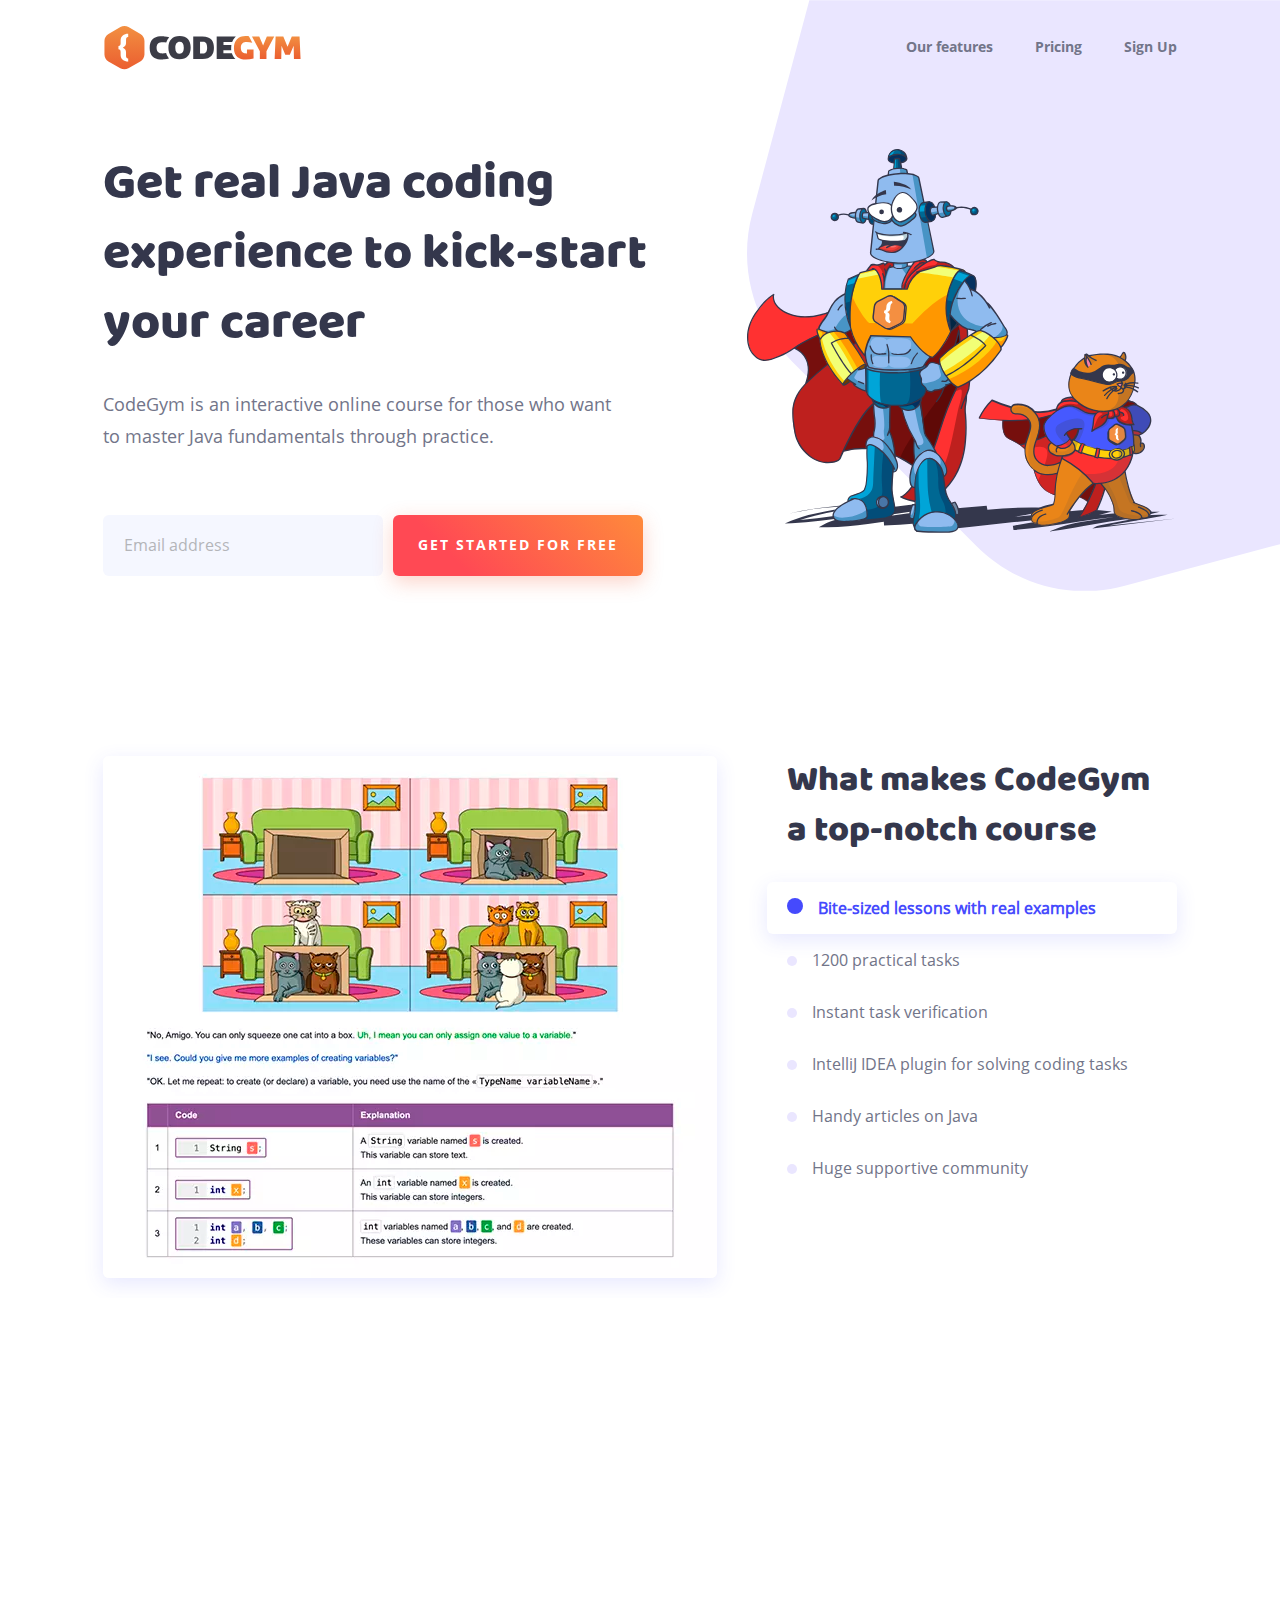
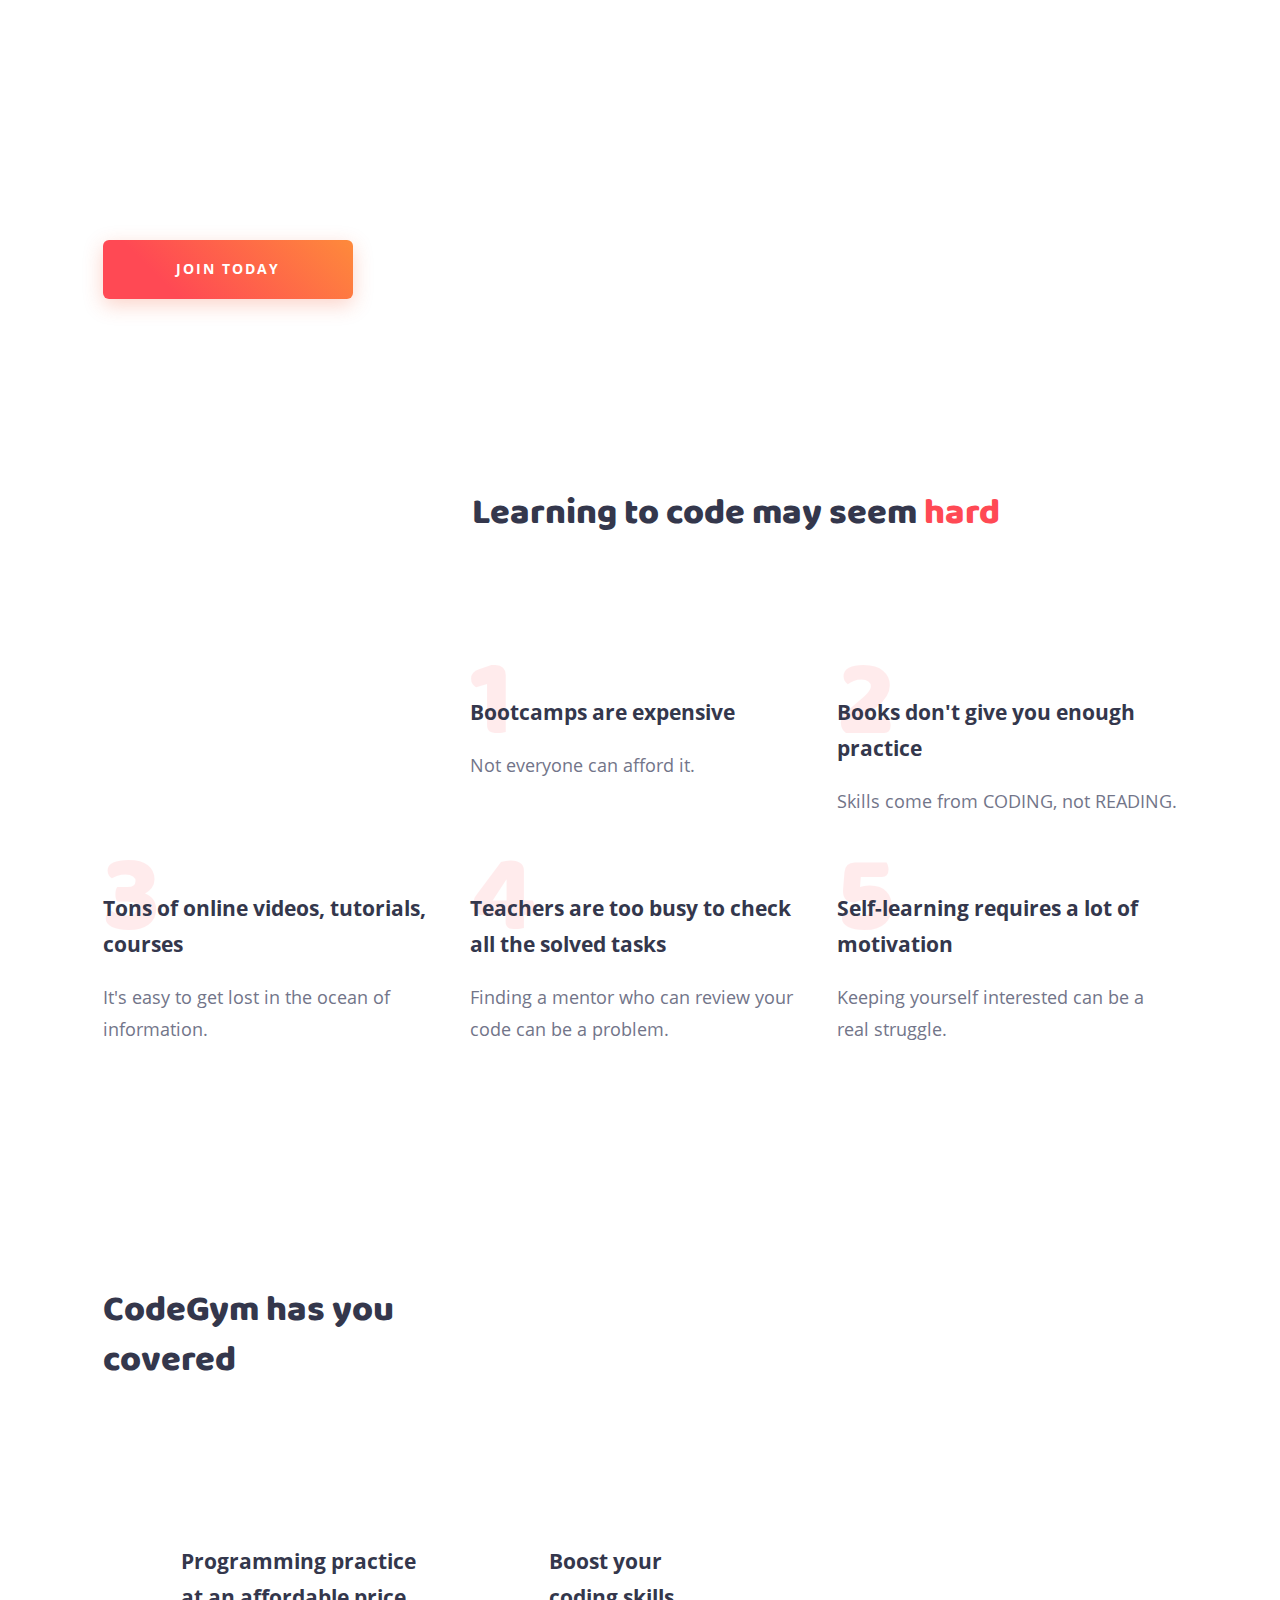
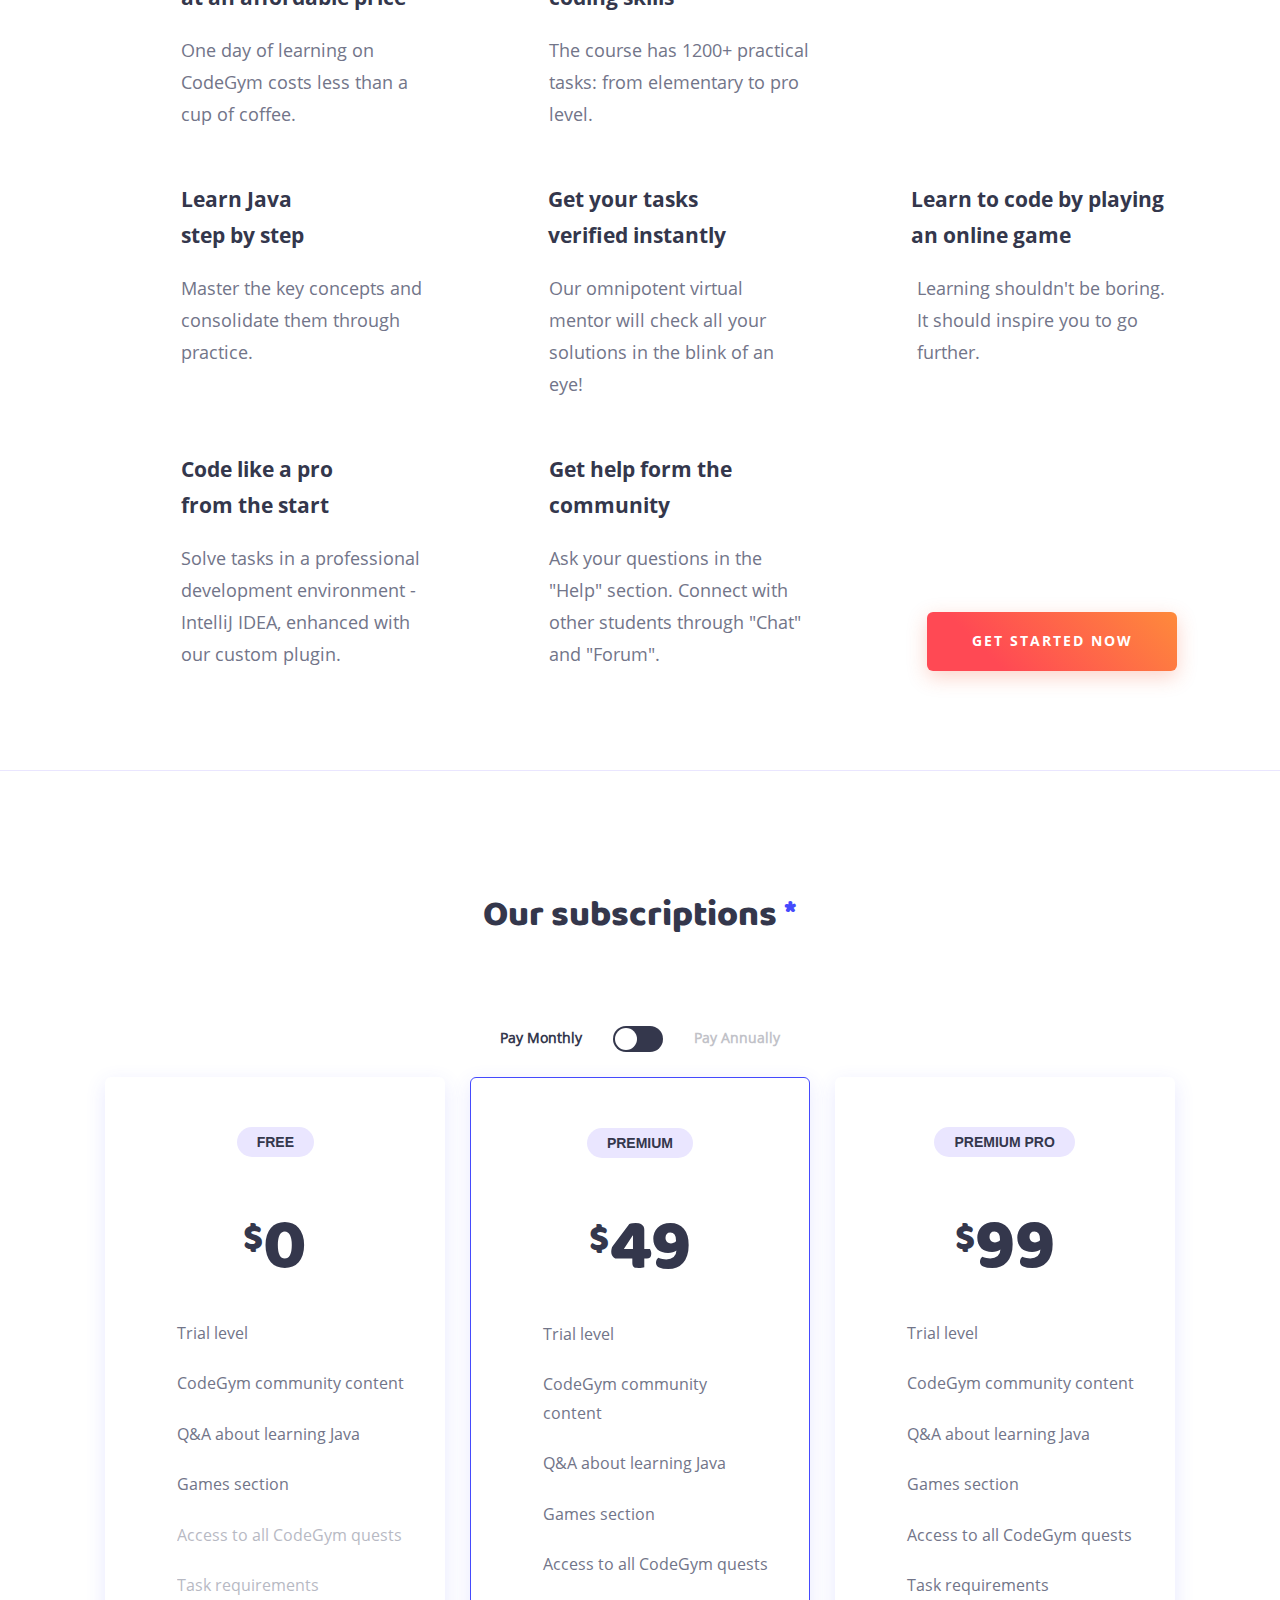
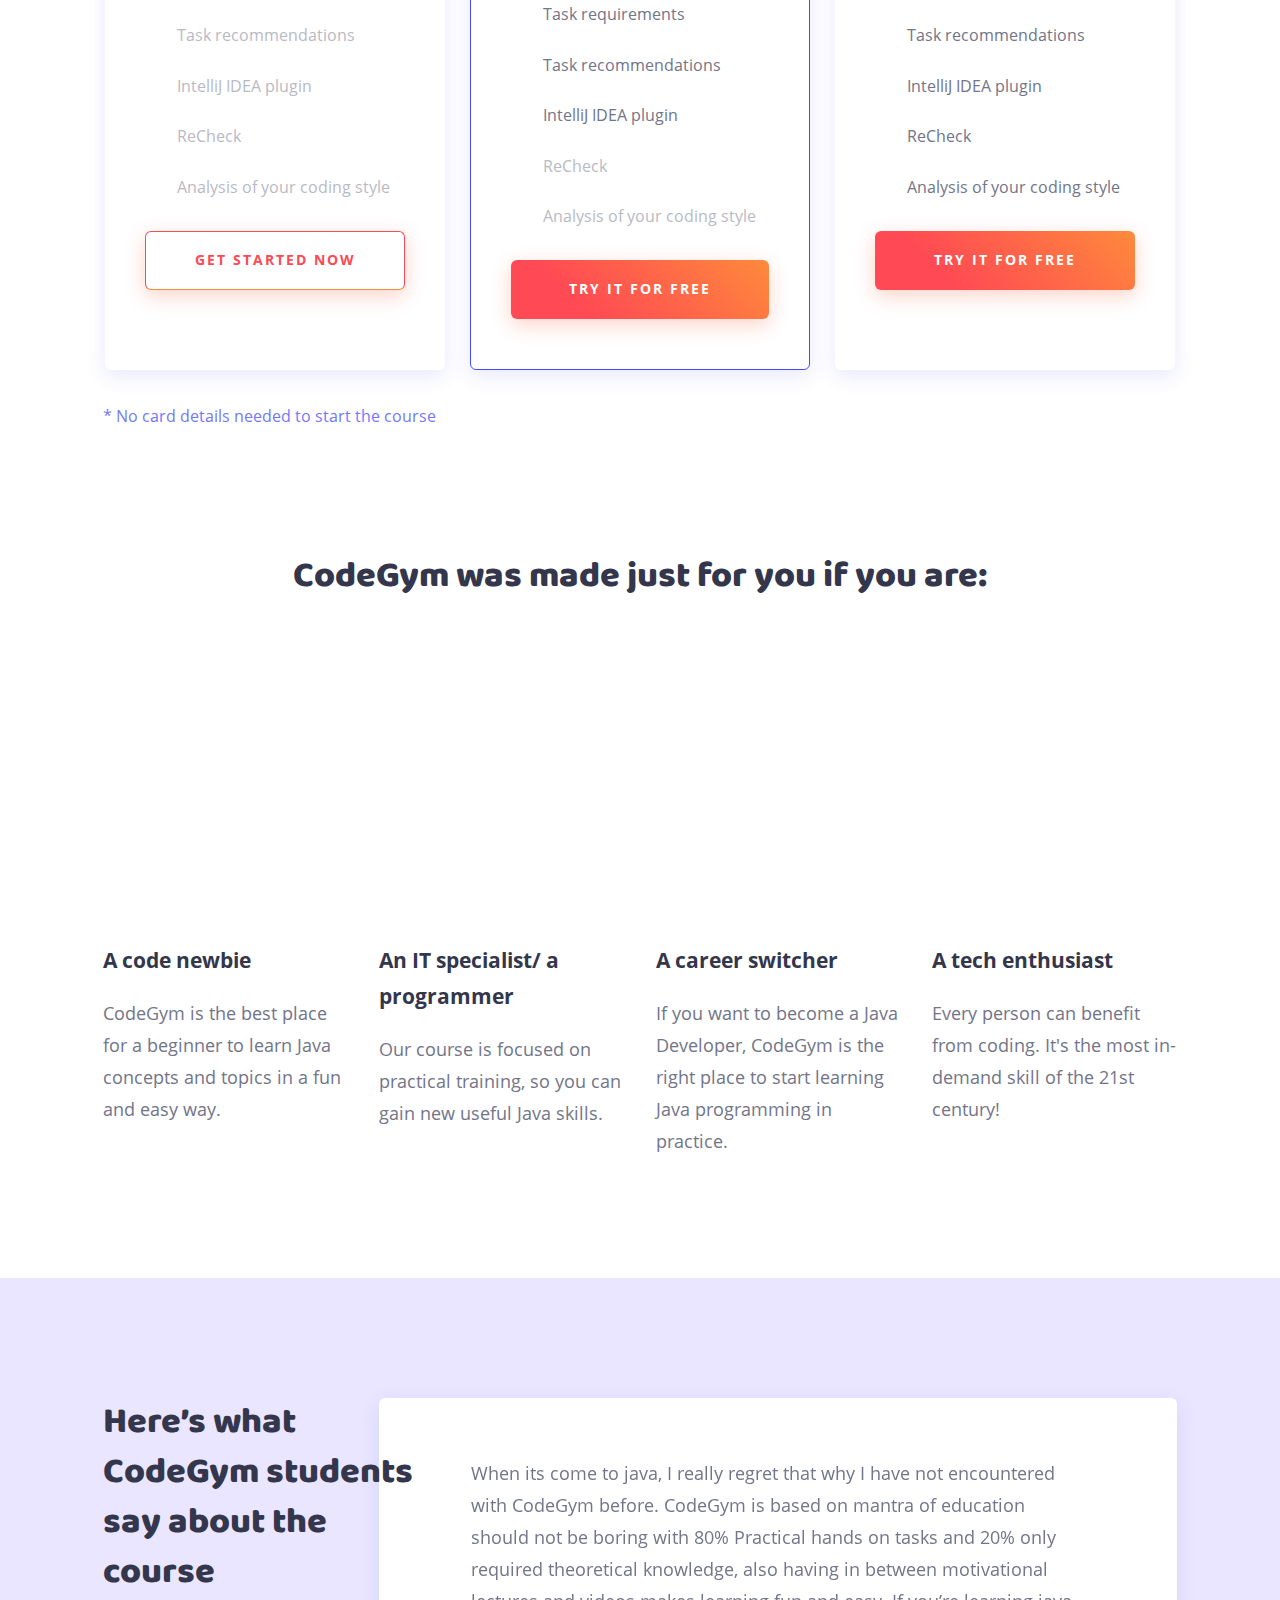
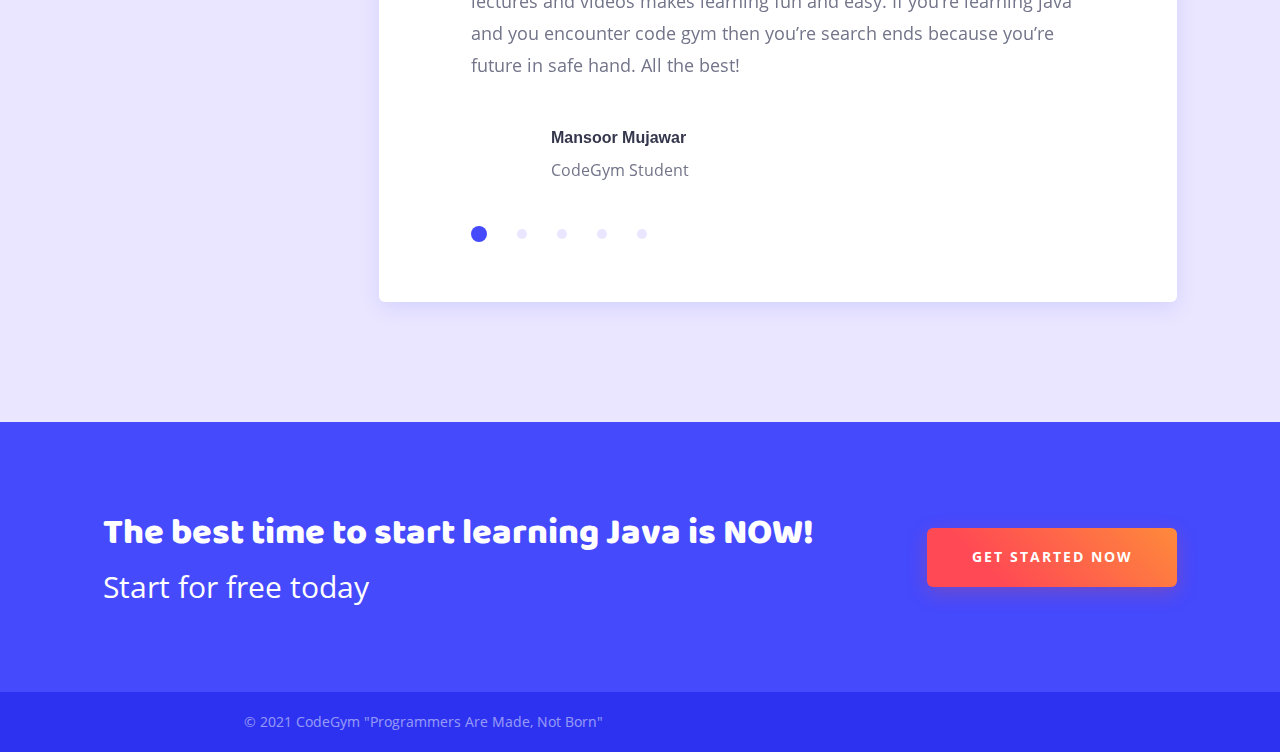
<file: prod/index.html>
<!DOCTYPE html>
<html lang="en">
  <head>
    <meta charset="UTF-8" />
    <meta name="viewport" content="width=device-width, user-scalable=1, initial-scale=1.0, maximum-scale=2.0, minimum-scale=1.0" />
    <meta http-equiv="X-UA-Compatible" content="ie=edge" />
    <meta name="description" content="CodeGym is a practical course to learn Java. For rookies who have never written Java code and for experienced programmers who want to improve their coding skills." />
    <link rel="icon" type="image/png" sizes="32x32" href="static/img/fav/fav-32.png" />
    <link rel="stylesheet" href="style/css/index.min.css" />
    <link rel="preload" as="style" href="static/font/baloo-2/baloo-2-800.min.css" onload="this.rel='stylesheet'" />
    <link rel="preload" as="style" href="static/font/open-sans/open-sans-400.min.css" onload="this.rel='stylesheet'" />
    <link rel="preload" as="style" href="static/font/open-sans/open-sans-700.min.css" onload="this.rel='stylesheet'" />
    <script>
      window.dataLayer = window.dataLayer || [];
    </script>
    <script>
      (function (w, d, s, l, i) {
        w[l] = w[l] || [];
        w[l].push({ "gtm.start": new Date().getTime(), event: "gtm.js" });
        var f = d.getElementsByTagName(s)[0],
          j = d.createElement(s),
          dl = l != "dataLayer" ? "&l=" + l : "";
        j.async = true;
        j.src = "https://www.googletagmanager.com/gtm.js?id=" + i + dl;
        f.parentNode.insertBefore(j, f);
      })(window, document, "script", "dataLayer", "GTM-5P38C9M");
    </script>
    <title>CodeGym</title>
  </head>
  <body>
    <noscript><iframe src="https://www.googletagmanager.com/ns.html?id=GTM-5P38C9M" height="0" width="0" style="display: none; visibility: hidden;"></iframe></noscript>
    <div class="layout">
      <div class="layout__outer">
        <div class="layout__inner">
          <header class="header">
            <img class="header__background" data-src="static/img/background/bg-header.svg" src="static/img/1x1.png" alt="Background image" />
            <div class="hero-row-1">
              <img class="header__logo" data-src="static/img/logo/logo.svg" src="static/img/1x1.png" alt="CodeGym logo" />
              <nav class="nav"><a class="nav__link" href="#features-static">Our features</a><a class="nav__link" href="#subscriptions">Pricing</a><a class="nav__link" id="quick-signup_en" href="signup.html">Sign Up</a></nav>
            </div>
            <div class="hero-row-2">
              <div class="hero-row-2__col-1">
                <div class="hero-description">
                  <h1 class="title h1 hero-description__title">Get real Java coding experience to kick-start your career</h1>
                  <p class="hero-description__text">CodeGym is an interactive online course for those who want to master Java fundamentals through practice.</p>
                </div>
                <form class="hero-form" action="signup.html" method="GET">
                  <div class="hero-form__group">
                    <input class="input-common hero-form__email" id="email" name="email" type="email" placeholder="Email address" /><button class="btn-common" id="button_id_get_started_for_free" type="submit">Get started for free</button>
                  </div>
                </form>
              </div>
              <div class="hero-row-2__col-2"><img class="hero-picture" data-src="static/img/vector/heroes.svg" src="static/img/1x1.png" alt="CodeGym heroes" /></div>
            </div>
          </header>
          <main>
            <section class="features">
              <div class="features-row">
                <div class="features-row__col-1">
                  <div id="features-stage">
                    <div class="wrapper">
                      <div class="features-track__item-pic"><img class="features-track__item-img" data-src="static/img/carousel/features/slide-1.webp" src="static/img/1x1.png" width="614" height="522" alt="lessons with examples" /></div>
                      <div class="features-track__item-capture">Bite-sized lessons with real examples</div>
                    </div>
                    <div class="wrapper">
                      <div class="features-track__item-pic"><img class="features-track__item-img" src="static/img/1x1.png" data-src="static/img/carousel/features/slide-2.webp" width="614" height="522" alt="1200 practical tasks" /></div>
                      <div class="features-track__item-capture">1200 practical tasks</div>
                    </div>
                    <div class="wrapper">
                      <div class="features-track__item-pic"><img class="features-track__item-img" data-src="static/img/carousel/features/slide-3.webp" src="static/img/1x1.png" width="614" height="522" alt="Instant verification" /></div>
                      <div class="features-track__item-capture">Instant task verification</div>
                    </div>
                    <div class="wrapper">
                      <div class="features-track__item-pic"><img class="features-track__item-img" data-src="static/img/carousel/features/slide-4.webp" src="static/img/1x1.png" width="614" height="522" alt="IntelliJ IDEA plugin" /></div>
                      <div class="features-track__item-capture">IntelliJ IDEA plugin for solving coding tasks</div>
                    </div>
                    <div class="wrapper">
                      <div class="features-track__item-pic"><img class="features-track__item-img" data-src="static/img/carousel/features/slide-5.webp" src="static/img/1x1.png" width="614" height="522" alt="Handy articles" /></div>
                      <div class="features-track__item-capture">Handy articles on Java</div>
                    </div>
                    <div class="wrapper">
                      <div class="features-track__item-pic"><img class="features-track__item-img" data-src="static/img/carousel/features/slide-6.webp" src="static/img/1x1.png" width="614" height="522" alt="Supportive community" /></div>
                      <div class="features-track__item-capture">Huge supportive community</div>
                    </div>
                  </div>
                </div>
                <div class="features-row__col-2">
                  <h2 class="title h2 features__title">What makes CodeGym a top-notch course</h2>
                  <div class="control">
                    <button class="control__item active" id="control__item-1">
                      <div class="marker active"></div>
                      <span>Bite-sized lessons with real examples</span>
                    </button>
                    <button class="control__item" id="control__item-2">
                      <div class="marker"></div>
                      <span>1200 practical tasks</span>
                    </button>
                    <button class="control__item" id="control__item-3">
                      <div class="marker"></div>
                      <span>Instant task verification</span>
                    </button>
                    <button class="control__item" id="control__item-4">
                      <div class="marker"></div>
                      <span>IntelliJ IDEA plugin for solving coding tasks</span>
                    </button>
                    <button class="control__item" id="control__item-5">
                      <div class="marker"></div>
                      <span>Handy articles on Java</span>
                    </button>
                    <button class="control__item" id="control__item-6">
                      <div class="marker"></div>
                      <span>Huge supportive community</span>
                    </button>
                  </div>
                </div>
              </div>
            </section>
            <section class="community">
              <div class="community__bg-wrapp"><img class="community__background" data-src="static/img/background/bg-community.svg" src="static/img/1x1.png" alt="Background image" /></div>
              <h2 class="title title_white community__title">Join the global community of Java students</h2>
              <ul class="community-list">
                <li class="community-list__item item-1">
                  <p>Users registered</p>
                  <p class="community-list__item-number">550739</p>
                </li>
                <li class="community-list__item item-2">
                  <p>Tasks completed</p>
                  <p class="community-list__item-number">3989475</p>
                </li>
                <li class="community-list__item item-3">
                  <p>Lines of code written by our users</p>
                  <p class="community-list__item-number">53558223</p>
                </li>
              </ul>
              <a class="btn-common" id="button_id_get_started_for_free-2" href="signup.html">Join today</a>
            </section>
            <section class="difficulties">
              <h2 class="title h2 difficulties__title">Learning to code may seem <span>hard</span></h2>
              <ul class="difficulties-list">
                <li class="difficulties-list__item"><img class="difficulties-list__item-img" data-src="static/img/vector/cat-sad.svg" src="static/img/1x1.png" alt="Sad cat" /></li>
                <li class="difficulties-list__item">
                  <span class="difficulties-list__item-number">1</span>
                  <h3 class="title h3 difficulties-list__item-title">Bootcamps are expensive</h3>
                  <p>Not everyone can afford it.</p>
                </li>
                <li class="difficulties-list__item">
                  <span class="difficulties-list__item-number">2</span>
                  <h3 class="title h3 difficulties-list__item-title">Books don't give you enough practice</h3>
                  <p>Skills come from CODING, not READING.</p>
                </li>
                <li class="difficulties-list__item">
                  <span class="difficulties-list__item-number">3</span>
                  <h3 class="title h3 difficulties-list__item-title">Tons of online videos, tutorials, courses</h3>
                  <p>It's easy to get lost in the ocean of information.</p>
                </li>
                <li class="difficulties-list__item">
                  <span class="difficulties-list__item-number">4</span>
                  <h3 class="title h3 difficulties-list__item-title">Teachers are too busy to check all the solved tasks</h3>
                  <p>Finding a mentor who can review your code can be a problem.</p>
                </li>
                <li class="difficulties-list__item">
                  <span class="difficulties-list__item-number">5</span>
                  <h3 class="title h3 difficulties-list__item-title">Self-learning requires a lot of motivation</h3>
                  <p>Keeping yourself interested can be a real struggle.</p>
                </li>
              </ul>
            </section>
            <section class="features-static" id="features-static">
              <img class="features-static__background" data-src="static/img/background/bg-features.svg" src="static/img/1x1.png" alt="Background image" />
              <div class="features-static__border"></div>
              <h2 class="title h2 features-static__title">CodeGym has you covered</h2>
              <ul class="features-static-list">
                <li class="features-static-list__item">
                  <div class="features-static-description">
                    <div class="features-static-description__hat">
                      <img class="features-static-description__hat-ico coffee" data-src="static/img/vector/coffee.svg" src="static/img/1x1.png" alt="icon" />
                      <h3 class="title h3 br">
                        Programming practice<br />
                        at an affordable price
                      </h3>
                    </div>
                    <p class="features-static-description__text">One day of learning on CodeGym costs less than a cup of coffee.</p>
                  </div>
                </li>
                <li class="features-static-list__item">
                  <div class="features-static-description">
                    <div class="features-static-description__hat">
                      <img class="features-static-description__hat-ico skills" data-src="static/img/vector/coding-skills.svg" src="static/img/1x1.png" alt="icon" />
                      <h3 class="title h3 br">
                        Boost your<br />
                        coding skills
                      </h3>
                    </div>
                    <p class="features-static-description__text">The course has 1200+ practical tasks: from elementary to pro level.</p>
                  </div>
                </li>
                <li class="features-static-list__item"><img class="features-static-list__item-img" data-src="static/img/vector/cat-coder.svg" src="static/img/1x1.png" alt="Coder cat" /></li>
                <li class="features-static-list__item">
                  <div class="features-static-description">
                    <div class="features-static-description__hat">
                      <img class="features-static-description__hat-ico step" data-src="static/img/vector/step-by-step.svg" src="static/img/1x1.png" alt="icon" />
                      <h3 class="title h3 br">
                        Learn Java<br />
                        step by step
                      </h3>
                    </div>
                    <p class="features-static-description__text">Master the key concepts and consolidate them through practice.</p>
                  </div>
                </li>
                <li class="features-static-list__item">
                  <div class="features-static-description">
                    <div class="features-static-description__hat">
                      <img class="features-static-description__hat-ico task" data-src="static/img/vector/task-solution.svg" src="static/img/1x1.png" alt="icon" />
                      <h3 class="title h3 br">
                        Get your tasks<br />
                        verified instantly
                      </h3>
                    </div>
                    <p class="features-static-description__text">Our omnipotent virtual mentor will check all your solutions in the blink of an eye!</p>
                  </div>
                </li>
                <li class="features-static-list__item">
                  <div class="features-static-description">
                    <div class="features-static-description__hat">
                      <img class="features-static-description__hat-ico game" data-src="static/img/vector/game.svg" src="static/img/1x1.png" alt="icon" />
                      <h3 class="title h3 br">
                        Learn to code by playing<br />
                        an online game
                      </h3>
                    </div>
                    <p class="features-static-description__text">Learning shouldn't be boring. It should inspire you to go further.</p>
                  </div>
                </li>
                <li class="features-static-list__item">
                  <div class="features-static-description">
                    <div class="features-static-description__hat">
                      <img class="features-static-description__hat-ico idea" data-src="static/img/vector/idea.svg" src="static/img/1x1.png" alt="icon" />
                      <h3 class="title h3 br">
                        Code like a pro<br />
                        from the start
                      </h3>
                    </div>
                    <p class="features-static-description__text">Solve tasks in a professional development environment - IntelliJ IDEA, enhanced with our custom plugin.</p>
                  </div>
                </li>
                <li class="features-static-list__item">
                  <div class="features-static-description">
                    <div class="features-static-description__hat">
                      <img class="features-static-description__hat-ico help" data-src="static/img/vector/help.svg" src="static/img/1x1.png" alt="icon" />
                      <h3 class="title h3 br">
                        Get help form the<br />
                        community
                      </h3>
                    </div>
                    <p class="features-static-description__text">Ask your questions in the "Help" section. Connect with other students through "Chat" and "Forum".</p>
                  </div>
                </li>
                <li class="features-static-list__item">
                  <div class="features-static-list__item-wrapper"><a class="btn-common features-static-list__item-btn" id="button_id_get_started_now" href="signup.html">Get started now</a></div>
                </li>
              </ul>
            </section>
            <section class="subscriptions" id="subscriptions">
              <h2 class="title h2 subscriptions__title">Our subscriptions <span>*</span></h2>
              <div class="subscriptions-select">
                <span class="active" id="monthly">Pay Monthly</span>
                <div class="subscriptions-select__switcher for-click"><div class="subscriptions-select__slider"></div></div>
                <span id="yearly">Pay Annually</span>
              </div>
              <div class="cards">
                <div class="cards__item">
                  <div class="subscription-head">
                    <div class="subscription-head__name">Free</div>
                    <div class="subscription-head__price"><span class="subscription-head__price-sign">$</span><span class="subscription-head__price-sum">0</span></div>
                  </div>
                  <ul class="subscription-list">
                    <li class="subscription-list__item">
                      <img class="subscription-list__item-img" data-src="static/img/vector/check-blue.svg" src="static/img/1x1.png" alt="+" /><span class="subscription-list__item-text">Trial level</span>
                    </li>
                    <li class="subscription-list__item">
                      <img class="subscription-list__item-img" data-src="static/img/vector/check-blue.svg" src="static/img/1x1.png" alt="+" /><span class="subscription-list__item-text">CodeGym community content</span>
                    </li>
                    <li class="subscription-list__item">
                      <img class="subscription-list__item-img" data-src="static/img/vector/check-blue.svg" src="static/img/1x1.png" alt="+" /><span class="subscription-list__item-text">Q&A about learning Java</span>
                    </li>
                    <li class="subscription-list__item">
                      <img class="subscription-list__item-img" data-src="static/img/vector/check-blue.svg" src="static/img/1x1.png" alt="+" /><span class="subscription-list__item-text">Games section</span>
                    </li>
                    <li class="subscription-list__item disabled">
                      <img class="subscription-list__item-img disabled" data-src="static/img/vector/check-blue.svg" src="static/img/1x1.png" alt="+" /><span class="subscription-list__item-text disabled">Access to all CodeGym quests</span>
                    </li>
                    <li class="subscription-list__item disabled">
                      <img class="subscription-list__item-img disabled" data-src="static/img/vector/check-blue.svg" src="static/img/1x1.png" alt="+" /><span class="subscription-list__item-text disabled">Task requirements</span>
                    </li>
                    <li class="subscription-list__item disabled">
                      <img class="subscription-list__item-img disabled" data-src="static/img/vector/check-blue.svg" src="static/img/1x1.png" alt="+" /><span class="subscription-list__item-text disabled">Task recommendations</span>
                    </li>
                    <li class="subscription-list__item disabled">
                      <img class="subscription-list__item-img disabled" data-src="static/img/vector/check-blue.svg" src="static/img/1x1.png" alt="+" /><span class="subscription-list__item-text disabled">IntelliJ IDEA plugin</span>
                    </li>
                    <li class="subscription-list__item disabled">
                      <img class="subscription-list__item-img disabled" data-src="static/img/vector/check-blue.svg" src="static/img/1x1.png" alt="+" /><span class="subscription-list__item-text disabled">ReCheck</span>
                    </li>
                    <li class="subscription-list__item disabled">
                      <img class="subscription-list__item-img disabled" data-src="static/img/vector/check-blue.svg" src="static/img/1x1.png" alt="+" /><span class="subscription-list__item-text disabled">Analysis of your coding style</span>
                    </li>
                  </ul>
                  <a class="btn-common btn-white subscription-btn subscription__btn" id="button_id_get_started_now_free" href="signup.html">Get started now</a>
                </div>
                <div class="cards__item item-2">
                  <div class="subscription-head">
                    <div class="subscription-head__name">Premium</div>
                    <div class="subscription-head__price"><span class="subscription-head__price-sign">$</span><span class="subscription-head__price-sum" id="premium-price">49</span></div>
                  </div>
                  <ul class="subscription-list">
                    <li class="subscription-list__item">
                      <img class="subscription-list__item-img" data-src="static/img/vector/check-blue.svg" src="static/img/1x1.png" alt="+" /><span class="subscription-list__item-text">Trial level</span>
                    </li>
                    <li class="subscription-list__item">
                      <img class="subscription-list__item-img" data-src="static/img/vector/check-blue.svg" src="static/img/1x1.png" alt="+" /><span class="subscription-list__item-text">CodeGym community content</span>
                    </li>
                    <li class="subscription-list__item">
                      <img class="subscription-list__item-img" data-src="static/img/vector/check-blue.svg" src="static/img/1x1.png" alt="+" /><span class="subscription-list__item-text">Q&A about learning Java</span>
                    </li>
                    <li class="subscription-list__item">
                      <img class="subscription-list__item-img" data-src="static/img/vector/check-blue.svg" src="static/img/1x1.png" alt="+" /><span class="subscription-list__item-text">Games section</span>
                    </li>
                    <li class="subscription-list__item">
                      <img class="subscription-list__item-img" data-src="static/img/vector/check-blue.svg" src="static/img/1x1.png" alt="+" /><span class="subscription-list__item-text">Access to all CodeGym quests</span>
                    </li>
                    <li class="subscription-list__item">
                      <img class="subscription-list__item-img" data-src="static/img/vector/check-blue.svg" src="static/img/1x1.png" alt="+" /><span class="subscription-list__item-text">Task requirements</span>
                    </li>
                    <li class="subscription-list__item">
                      <img class="subscription-list__item-img" data-src="static/img/vector/check-blue.svg" src="static/img/1x1.png" alt="+" /><span class="subscription-list__item-text">Task recommendations</span>
                    </li>
                    <li class="subscription-list__item">
                      <img class="subscription-list__item-img" data-src="static/img/vector/check-blue.svg" src="static/img/1x1.png" alt="+" /><span class="subscription-list__item-text">IntelliJ IDEA plugin</span>
                    </li>
                    <li class="subscription-list__item disabled">
                      <img class="subscription-list__item-img disabled" data-src="static/img/vector/check-blue.svg" src="static/img/1x1.png" alt="+" /><span class="subscription-list__item-text disabled">ReCheck</span>
                    </li>
                    <li class="subscription-list__item disabled">
                      <img class="subscription-list__item-img disabled" data-src="static/img/vector/check-blue.svg" src="static/img/1x1.png" alt="+" /><span class="subscription-list__item-text disabled">Analysis of your coding style</span>
                    </li>
                  </ul>
                  <a class="btn-common subscription-btn subscription__btn" id="button_id_try_it_now_30" href="signup.html">Try it for free</a>
                </div>
                <div class="cards__item">
                  <div class="subscription-head">
                    <div class="subscription-head__name">Premium Pro</div>
                    <div class="subscription-head__price"><span class="subscription-head__price-sign">$</span><span class="subscription-head__price-sum" id="pro-price">99</span></div>
                  </div>
                  <ul class="subscription-list">
                    <li class="subscription-list__item">
                      <img class="subscription-list__item-img" data-src="static/img/vector/check-blue.svg" src="static/img/1x1.png" alt="+" /><span class="subscription-list__item-text">Trial level</span>
                    </li>
                    <li class="subscription-list__item">
                      <img class="subscription-list__item-img" data-src="static/img/vector/check-blue.svg" src="static/img/1x1.png" alt="+" /><span class="subscription-list__item-text">CodeGym community content</span>
                    </li>
                    <li class="subscription-list__item">
                      <img class="subscription-list__item-img" data-src="static/img/vector/check-blue.svg" src="static/img/1x1.png" alt="+" /><span class="subscription-list__item-text">Q&A about learning Java</span>
                    </li>
                    <li class="subscription-list__item">
                      <img class="subscription-list__item-img" data-src="static/img/vector/check-blue.svg" src="static/img/1x1.png" alt="+" /><span class="subscription-list__item-text">Games section</span>
                    </li>
                    <li class="subscription-list__item">
                      <img class="subscription-list__item-img" data-src="static/img/vector/check-blue.svg" src="static/img/1x1.png" alt="+" /><span class="subscription-list__item-text">Access to all CodeGym quests</span>
                    </li>
                    <li class="subscription-list__item">
                      <img class="subscription-list__item-img" data-src="static/img/vector/check-blue.svg" src="static/img/1x1.png" alt="+" /><span class="subscription-list__item-text">Task requirements</span>
                    </li>
                    <li class="subscription-list__item">
                      <img class="subscription-list__item-img" data-src="static/img/vector/check-blue.svg" src="static/img/1x1.png" alt="+" /><span class="subscription-list__item-text">Task recommendations</span>
                    </li>
                    <li class="subscription-list__item">
                      <img class="subscription-list__item-img" data-src="static/img/vector/check-blue.svg" src="static/img/1x1.png" alt="+" /><span class="subscription-list__item-text">IntelliJ IDEA plugin</span>
                    </li>
                    <li class="subscription-list__item"><img class="subscription-list__item-img" data-src="static/img/vector/check-blue.svg" src="static/img/1x1.png" alt="+" /><span class="subscription-list__item-text">ReCheck</span></li>
                    <li class="subscription-list__item">
                      <img class="subscription-list__item-img" data-src="static/img/vector/check-blue.svg" src="static/img/1x1.png" alt="+" /><span class="subscription-list__item-text">Analysis of your coding style</span>
                    </li>
                  </ul>
                  <a class="btn-common subscription-btn subscription__btn" id="button_id_try_it_now_50" href="signup.html">Try it for free</a>
                </div>
              </div>
              <span class="subscriptions__tip">* No card details needed to start the course</span>
            </section>
            <section class="whom">
              <h2 class="title h2 whom__title">CodeGym was made just for you if you are:</h2>
              <ul class="whom-list">
                <li class="whom-list__item">
                  <div class="whom-list__item-wrapper"><img class="whom-list__item-img newbie" data-src="static/img/vector/newbie.svg" src="static/img/1x1.png" alt="For newbies" /></div>
                  <h3 class="title h3 whom-list__item-title">A code newbie</h3>
                  <p>CodeGym is the best place for a beginner to learn Java concepts and topics in a fun and easy way.</p>
                </li>
                <li class="whom-list__item">
                  <div class="whom-list__item-wrapper"><img class="whom-list__item-img programmer" data-src="static/img/vector/programmer.svg" src="static/img/1x1.png" alt="For developers" /></div>
                  <h3 class="title h3 whom-list__item-title">An IT specialist/ a programmer</h3>
                  <p>Our course is focused on practical training, so you can gain new useful Java skills.</p>
                </li>
                <li class="whom-list__item">
                  <div class="whom-list__item-wrapper"><img class="whom-list__item-img switcher" data-src="static/img/vector/switcher.svg" src="static/img/1x1.png" alt="For career changers" /></div>
                  <h3 class="title h3 whom-list__item-title">A career switcher</h3>
                  <p>If you want to become a Java Developer, CodeGym is the right place to start learning Java programming in practice.</p>
                </li>
                <li class="whom-list__item">
                  <div class="whom-list__item-wrapper"><img class="whom-list__item-img enthusiast" data-src="static/img/vector/enthusiast.svg" src="static/img/1x1.png" alt="For enthuziasts" /></div>
                  <h3 class="title h3 whom-list__item-title">A tech enthusiast</h3>
                  <p>Every person can benefit from coding. It's the most in-demand skill of the 21st century!</p>
                </li>
              </ul>
            </section>
            <section class="reviews">
              <div class="reviews__background"></div>
              <div class="reviews-row">
                <div class="reviews-row__col-1"><h2 class="title h2 reviews__title">Here’s what CodeGym students say about the course</h2></div>
                <div class="reviews-row__col-2">
                  <div class="reviews-container">
                    <img class="reviews-container__quotes" data-src="static/img/vector/quotes.svg" src="static/img/1x1.png" alt="icon" />
                    <div id="reviews-stage">
                      <div class="wrapper">
                        <div class="review">
                          <p class="review__text">
                            When its come to java, I really regret that why I have not encountered with CodeGym before. CodeGym is based on mantra of education should not be boring with 80% Practical hands on tasks and 20% only required
                            theoretical knowledge, also having in between motivational lectures and videos makes learning fun and easy. If you’re learning java and you encounter code gym then you’re search ends because you’re future in safe
                            hand. All the best!
                          </p>
                        </div>
                        <div class="reviewer">
                          <img class="reviewer__avatar" data-src="static/img/carousel/reviews/mujavar.webp" src="static/img/1x1.png" alt="avatar" />
                          <div class="reviewer__info">
                            <p class="reviewer__info-name">Mansoor Mujawar</p>
                            <p class="reviewer__info-status">CodeGym Student</p>
                          </div>
                        </div>
                      </div>
                      <div class="wrapper">
                        <div class="review">
                          <p class="review__text">
                            I have done many java courses. This is by far the best one and it doesn't teach you the concepts just to memorise, you also get a good understanding which is more important imo. Happy coding!
                          </p>
                        </div>
                        <div class="reviewer">
                          <img class="reviewer__avatar" data-src="static/img/carousel/reviews/horvatic.webp" src="static/img/1x1.png" alt="avatar" />
                          <div class="reviewer__info">
                            <p class="reviewer__info-name">Brandon Horvatic</p>
                            <p class="reviewer__info-status">CodeGym Student</p>
                          </div>
                        </div>
                      </div>
                      <div class="wrapper">
                        <div class="review">
                          <p class="review__text">
                            Lots of practical stuff, short lectures, jokes, a plot make CodeGym a top-notch platform to learn Java. I always recommend it to my students as a good place to start programming. This course has an absolutely
                            amazing approach to teaching that keeps your brain engaged and motivated. Keep it up, CodeGym!
                          </p>
                        </div>
                        <div class="reviewer">
                          <img class="reviewer__avatar" data-src="static/img/carousel/reviews/selawsky.webp" src="static/img/1x1.png" alt="avatar" />
                          <div class="reviewer__info">
                            <p class="reviewer__info-name">John Selawsky</p>
                            <p class="reviewer__info-status">Java Developer, Mentor</p>
                          </div>
                        </div>
                      </div>
                      <div class="wrapper">
                        <div class="review"><p class="review__text">Hands down the best site to learn java and I really enjoy the story. It's like reading a comic book and learning programming at the same time.</p></div>
                        <div class="reviewer">
                          <img class="reviewer__avatar" data-src="static/img/carousel/reviews/mendoza.webp" src="static/img/1x1.png" alt="avatar" />
                          <div class="reviewer__info">
                            <p class="reviewer__info-name">Victor Mendoza</p>
                            <p class="reviewer__info-status">CodeGym Student</p>
                          </div>
                        </div>
                      </div>
                      <div class="wrapper">
                        <div class="review">
                          <p class="review__text">
                            CodeGym very helpful, the way of describing things. When any problems come to the tasks, help, and discussion of members very much helpful. This is the first time I am seeing CodeGym like online tutorial class
                            explaining things in a simple and understanding ways. Thanks.
                          </p>
                        </div>
                        <div class="reviewer">
                          <img class="reviewer__avatar" data-src="static/img/carousel/reviews/lakayil.webp" src="static/img/1x1.png" alt="avatar" />
                          <div class="reviewer__info">
                            <p class="reviewer__info-name">Haridas Lakayil</p>
                            <p class="reviewer__info-status">CodeGym Student</p>
                          </div>
                        </div>
                      </div>
                    </div>
                  </div>
                </div>
              </div>
            </section>
          </main>
          <footer class="footer">
            <div class="footer__background"></div>
            <div class="footer-row">
              <div class="footer-text">
                <p class="footer-text__item">The best time to start learning Java is NOW!</p>
                <p class="footer-text__item">Start for free today</p>
              </div>
              <a class="btn-common footer__btn" id="button_id_get_started_now_last" href="signup.html">Get started now</a>
            </div>
            <div class="copyright">
              <div class="copyright__background"></div>
              <img class="copyright__logo" data-src="static/img/logo/logo-white.svg" src="static/img/1x1.png" alt="Code GYM logo" /><span class="copyright__text">© 2021 CodeGym "Programmers Are Made, Not Born"</span>
            </div>
          </footer>
        </div>
      </div>
    </div>
    <link rel="stylesheet" href="style/css/media-index.min.css" />
    <script src="script/component/lib/jquery-3.6.0.min.js"></script>
    <script src="script/component/lib/spincrement.min.js"></script>
    <script src="script/js/index.min.js"></script>
  </body>
</html>
</file>
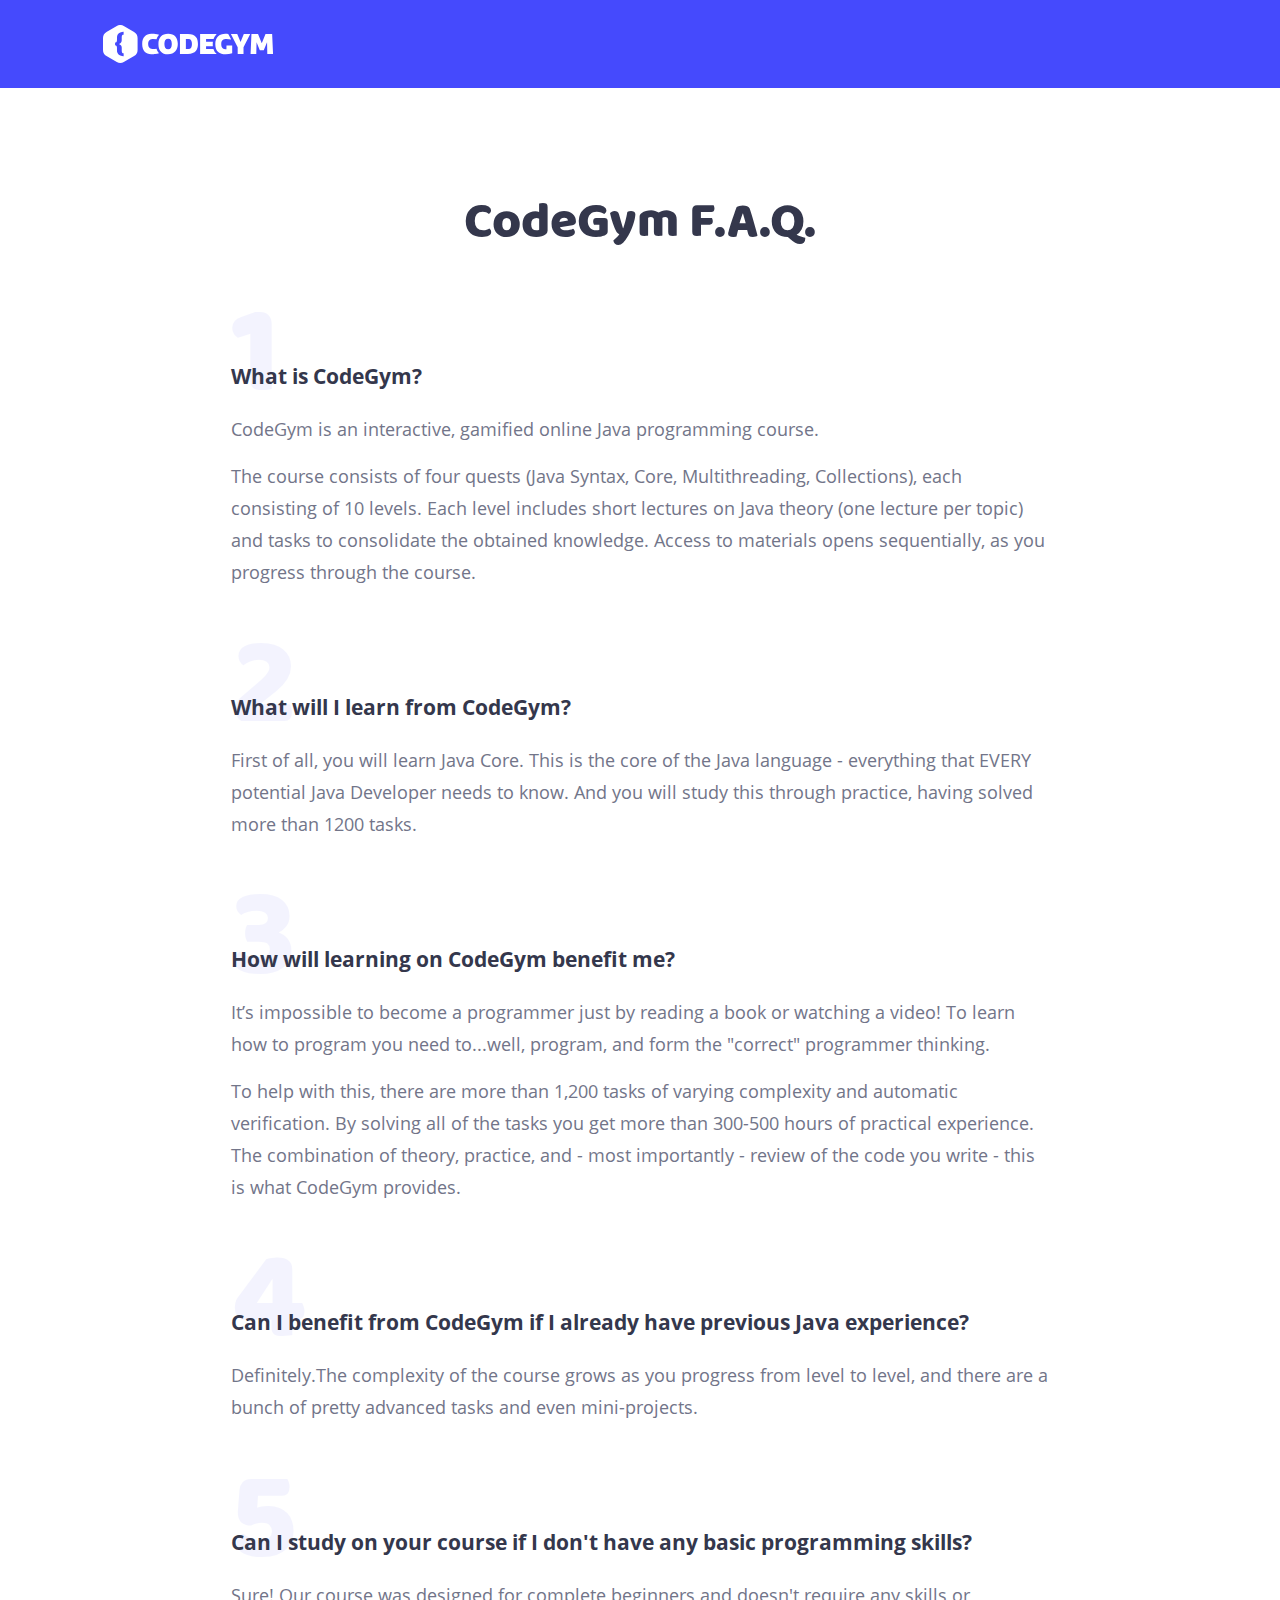
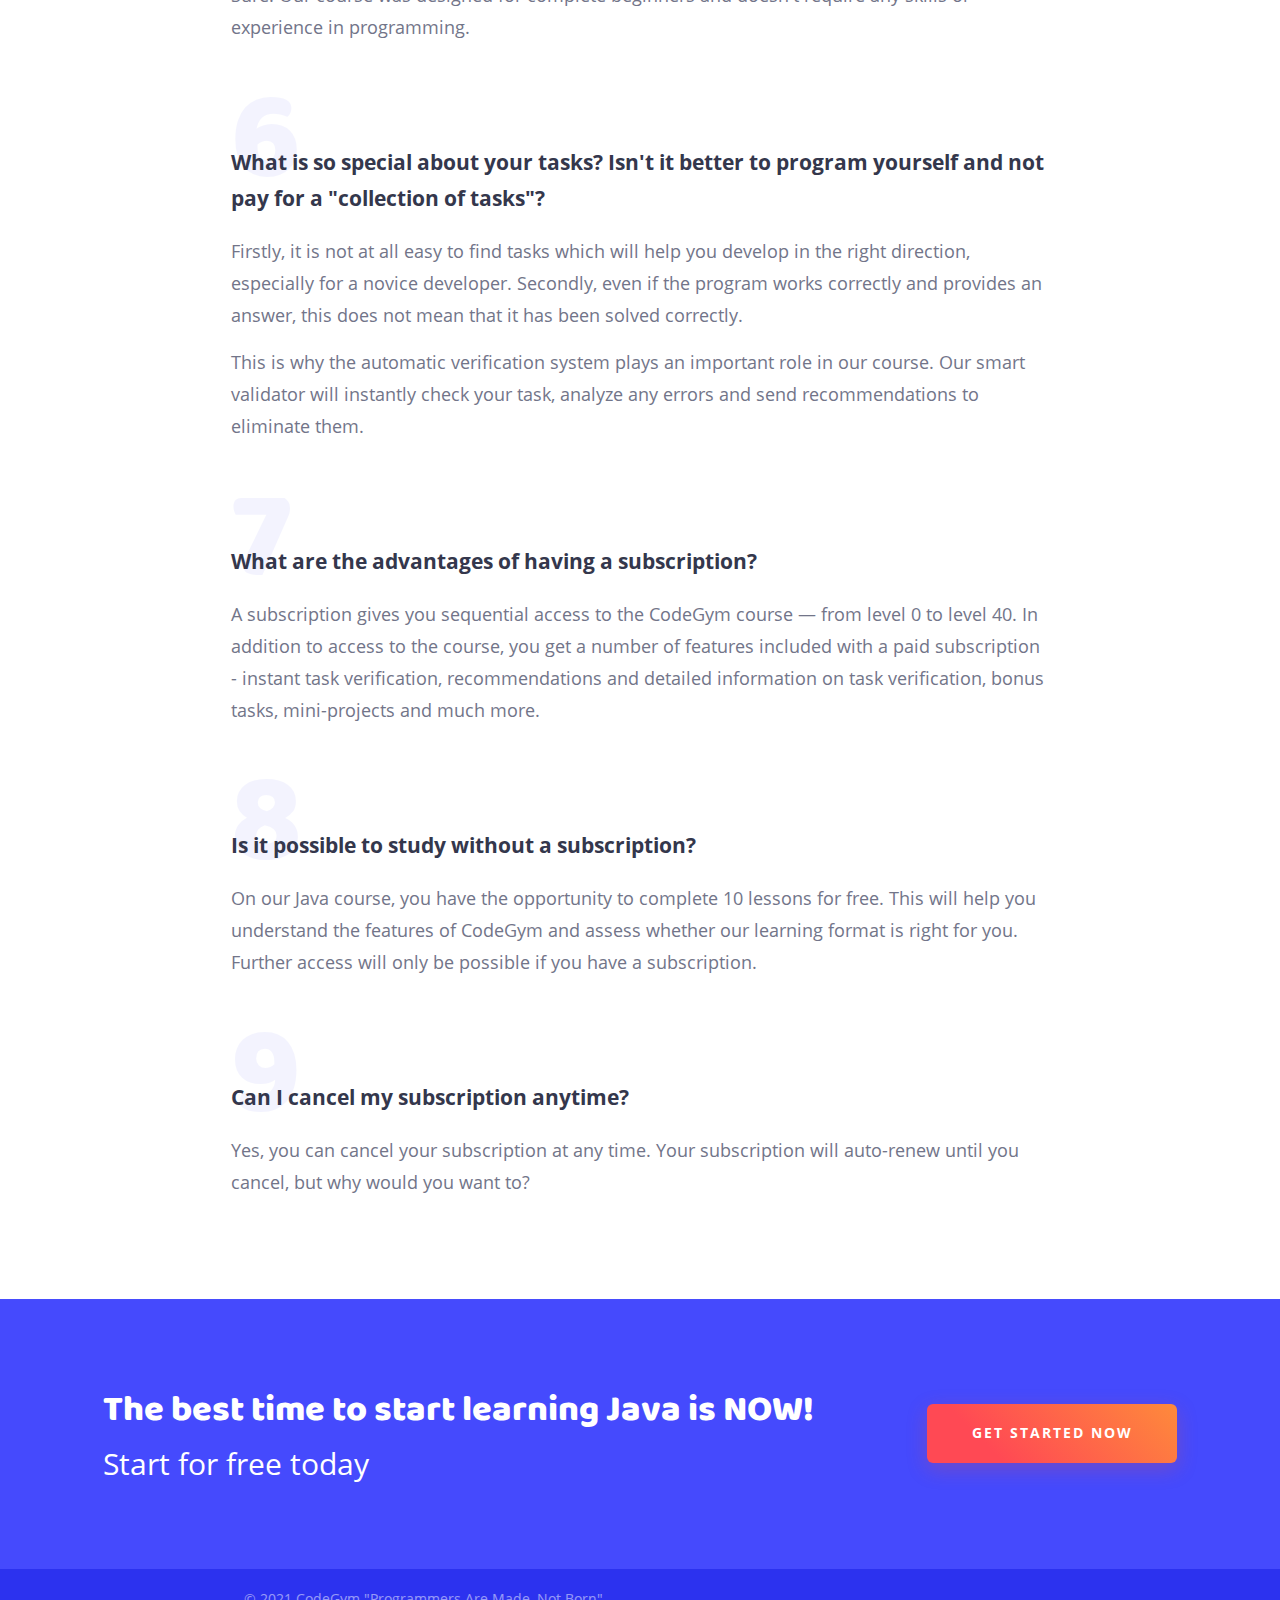
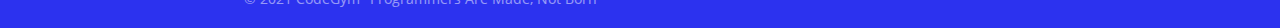
<file: prod/faq.html>
<!DOCTYPE html><html lang="en"><head><meta charset="UTF-8"><meta name="viewport" content="width=device-width, user-scalable=1, initial-scale=1.0, maximum-scale=2.0, minimum-scale=1.0"><meta http-equiv="X-UA-Compatible" content="ie=edge"><meta name="description" content="CodeGym is a practical course to learn Java. For rookies who have never written Java code and for experienced programmers who want to improve their coding skills."><link rel="icon" type="image/png" sizes="32x32" href="static/img/fav/fav-32.png"><link rel="stylesheet" href="style/css/faq.min.css"><link rel="preload" as="style" href="static/font/baloo-2/baloo-2-800.min.css" onload="this.rel='stylesheet'"><link rel="preload" as="style" href="static/font/open-sans/open-sans-400.min.css" onload="this.rel='stylesheet'"><link rel="preload" as="style" href="static/font/open-sans/open-sans-700.min.css" onload="this.rel='stylesheet'"><script>window.dataLayer = window.dataLayer || [];</script><script>(function(w,d,s,l,i){w[l]=w[l]||[];w[l].push({'gtm.start': new Date().getTime(),event:'gtm.js'});var f=d.getElementsByTagName(s)[0],j=d.createElement(s),dl=l!='dataLayer'?'&l='+l:'';j.async=true;j.src='https://www.googletagmanager.com/gtm.js?id='+i+dl;f.parentNode.insertBefore(j,f);})(window,document,'script','dataLayer','GTM-5P38C9M');</script><title>CodeGym F.A.Q.</title></head><body><noscript><iframe src="https://www.googletagmanager.com/ns.html?id=GTM-5P38C9M" height="0" width="0" style="display:none;visibility:hidden"></iframe></noscript><div class="layout"><div class="layout__outer"><div class="layout__inner"><section><div class="faq-head"><div class="faq-head__background"></div><a class="faq-head__link" href="index.html"><img class="faq-head__logo" data-src="static/img/logo/logo-white.svg" src="static/img/1x1.png" al="CodeGym logo"></a></div><div class="faq-body"><h1 class="title h1 faq-body__title">CodeGym F.A.Q.</h1><ul class="faq-list"><li class="faq-list__item"><span class="faq-list__item-number">1</span><h3 class="title h3 faq-list__item-question">What is CodeGym?</h3><p class="faq-list__item-answer">CodeGym is an interactive, gamified online Java programming course.</p><p class="faq-list__item-answer">The course consists of four quests (Java Syntax, Core, Multithreading, Collections), each consisting of 10 levels. Each level includes short lectures on Java theory (one lecture per topic) and tasks to consolidate the obtained knowledge. Access to materials opens sequentially, as you progress through the course.</p></li><li class="faq-list__item"><span class="faq-list__item-number">2</span><h3 class="title h3 faq-list__item-question">What will I learn from CodeGym?</h3><p class="faq-list__item-answer">First of all, you will learn Java Core. This is the core of the Java language - everything that EVERY potential Java Developer needs to know. And you will study this through practice, having solved more than 1200 tasks.</p></li><li class="faq-list__item"><span class="faq-list__item-number">3</span><h3 class="title h3 faq-list__item-question">How will learning on CodeGym benefit me?</h3><p class="faq-list__item-answer">It’s impossible to become a programmer just by reading a book or watching a video! To learn how to program you need to...well, program, and form the "correct" programmer thinking.</p><p class="faq-list__item-answer">To help with this, there are more than 1,200 tasks of varying complexity and automatic verification. By solving all of the tasks you get more than 300-500 hours of practical experience. The combination of theory, practice, and - most importantly - review of the code you write - this is what CodeGym provides.</p></li><li class="faq-list__item"><span class="faq-list__item-number">4</span><h3 class="title h3 faq-list__item-question">Can I benefit from CodeGym if I already have previous Java experience?</h3><p class="faq-list__item-answer">Definitely.The complexity of the course grows as you progress from level to level, and there are a bunch of pretty advanced tasks and even mini-projects.</p></li><li class="faq-list__item"><span class="faq-list__item-number">5</span><h3 class="title h3 faq-list__item-question">Can I study on your course if I don't have any basic programming skills?</h3><p class="faq-list__item-answer">Sure! Our course was designed for complete beginners and doesn't require any skills or experience in programming.</p></li><li class="faq-list__item"><span class="faq-list__item-number">6</span><h3 class="title h3 faq-list__item-question">What is so special about your tasks? Isn't it better to program yourself and not pay for a "collection of tasks"?</h3><p class="faq-list__item-answer">Firstly, it is not at all easy to find tasks which will help you develop in the right direction, especially for a novice developer. Secondly, even if the program works correctly and provides an answer, this does not mean that it has been solved correctly.</p><p class="faq-list__item-answer">This is why the automatic verification system plays an important role in our course. Our smart validator will instantly check your task, analyze any errors and send recommendations to eliminate them.</p></li><li class="faq-list__item"><span class="faq-list__item-number">7</span><h3 class="title h3 faq-list__item-question">What are the advantages of having a subscription?</h3><p class="faq-list__item-answer">A subscription gives you sequential access to the CodeGym course — from level 0 to level 40. In addition to access to the course, you get a number of features included with a paid subscription - instant task verification, recommendations and detailed information on task verification, bonus tasks, mini-projects and much more.</p></li><li class="faq-list__item"><span class="faq-list__item-number">8</span><h3 class="title h3 faq-list__item-question">Is it possible to study without a subscription?</h3><p class="faq-list__item-answer">On our Java course, you have the opportunity to complete 10 lessons for free. This will help you understand the features of CodeGym and assess whether our learning format is right for you. Further access will only be possible if you have a subscription.</p></li><li class="faq-list__item"><span class="faq-list__item-number">9</span><h3 class="title h3 faq-list__item-question">Can I cancel my subscription anytime?</h3><p class="faq-list__item-answer">Yes, you can cancel your subscription at any time. Your subscription will auto-renew until you cancel, but why would you want to?</p></li></ul></div></section><footer class="footer"><div class="footer__background"></div><div class="footer-row"><div class="footer-text"><p class="footer-text__item">The best time to start learning Java is NOW!</p><p class="footer-text__item"> Start for free today</p></div><a class="btn-common footer__btn" id="button_id_get_started_now_last" href="signup.html">Get started now</a></div><div class="copyright"><div class="copyright__background"></div><img class="copyright__logo" data-src="static/img/logo/logo-white.svg" src="static/img/1x1.png" alt="Code GYM logo"><span class="copyright__text">© 2021 CodeGym "Programmers Are Made, Not Born"</span></div></footer></div></div></div><link rel="stylesheet" href="style/css/media-faq.min.css"><script src="script/js/faq.min.js"></script></body></html>
</file>
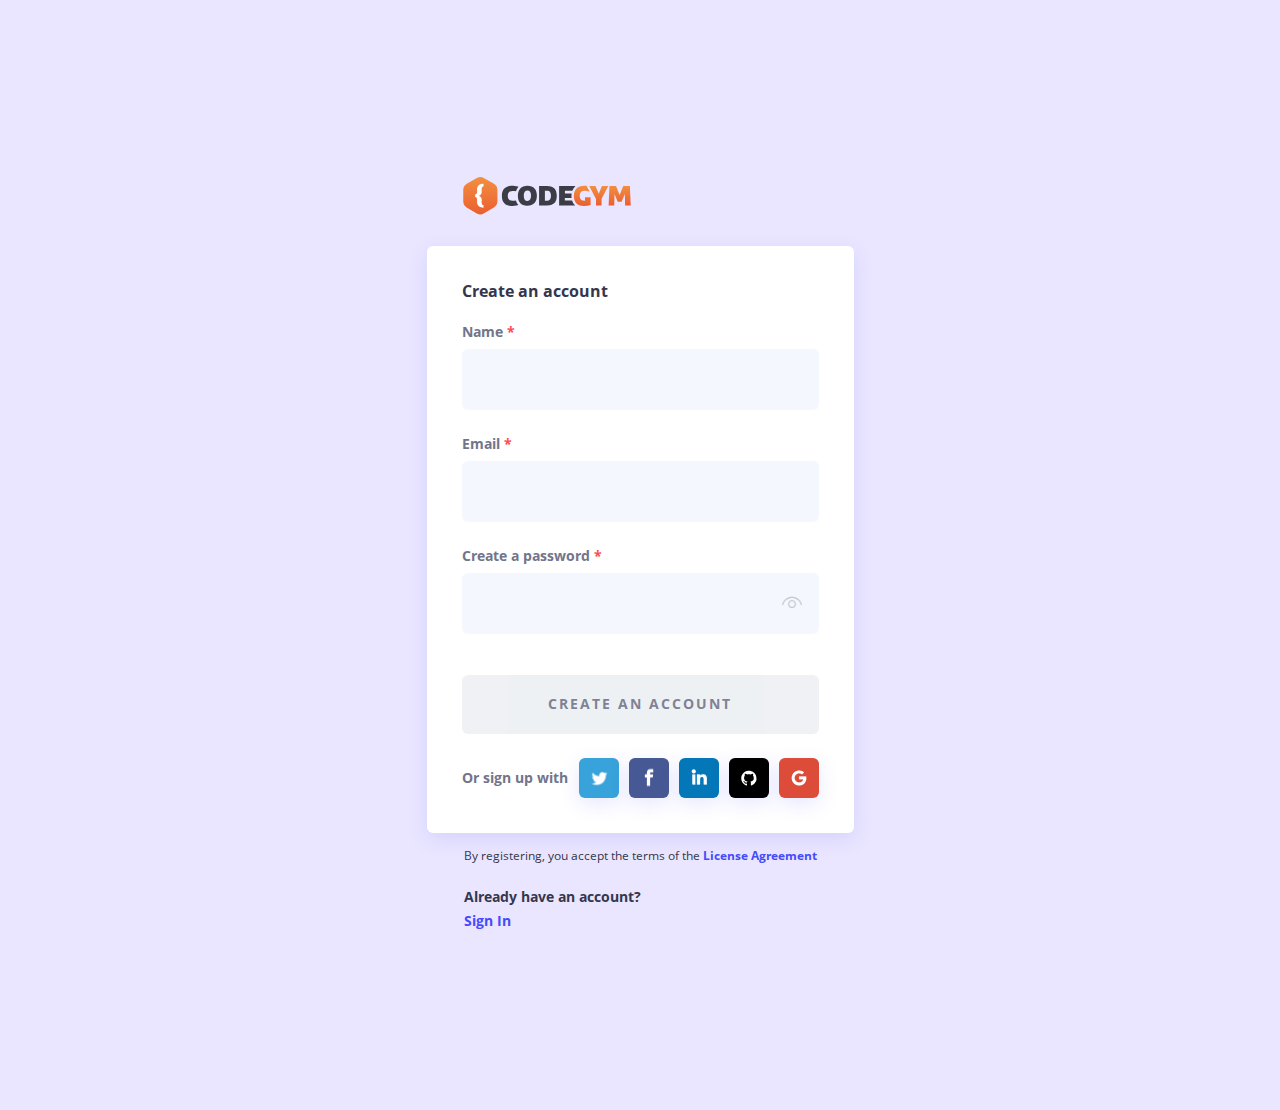
<file: prod/signup.html>
<!DOCTYPE html><html lang="en"><head><meta charset="UTF-8"><meta name="viewport" content="width=device-width, user-scalable=1, initial-scale=1.0, maximum-scale=2.0, minimum-scale=1.0"><meta http-equiv="X-UA-Compatible" content="ie=edge"><meta name="description" content="CodeGym is a practical course to learn Java. For rookies who have never written Java code and for experienced programmers who want to improve their coding skills."><link rel="icon" type="image/png" sizes="32x32" href="static/img/fav/fav-32.png"><link rel="stylesheet" href="style/css/signup.min.css"><link rel="preload" as="style" href="static/font/open-sans/open-sans-400.min.css" onload="this.rel='stylesheet'"><link rel="preload" as="style" href="static/font/open-sans/open-sans-700.min.css" onload="this.rel='stylesheet'"><script>window.dataLayer = window.dataLayer || [];</script><script>(function(w,d,s,l,i){w[l]=w[l]||[];w[l].push({'gtm.start': new Date().getTime(),event:'gtm.js'});var f=d.getElementsByTagName(s)[0],j=d.createElement(s),dl=l!='dataLayer'?'&l='+l:'';j.async=true;j.src='https://www.googletagmanager.com/gtm.js?id='+i+dl;f.parentNode.insertBefore(j,f);})(window,document,'script','dataLayer','GTM-5P38C9M');</script><title>CodeGym Sign Up</title></head><body><noscript><iframe src="https://www.googletagmanager.com/ns.html?id=GTM-5P38C9M" height="0" width="0" style="display:none;visibility:hidden"></iframe></noscript><div class="layout"><div class="layout__outer"><div class="layout__inner"><section class="auth"><div class="auth__container"> <a class="auth__link" id="signup-logo_en" href="index.html"><img class="auth__logo" src="static/img/logo/logo.svg" alt="CodeGym logo"></a><div class="form-container"><p>Create an account</p><form class="signup-form" id="signup-form" enctype="application/json"><div class="signup-form__group"><label for="name">Name <span>*</span></label><input class="input-common" id="name" type="text" name="name"></div><div class="signup-form__group"><span class="message message_field-invalid">Please, enter a valid e-mail</span><label for="email">Email <span>*</span></label><input class="input-common" id="email" type="email" name="email"></div><div class="signup-form__group"><button class="eye disabled" id="show-password" type="button" disabled="1"><img src="static/img/png/eye-invisible.png" alt="eye"></button><label for="password">Create a password <span>*</span></label><input class="input-common input-password" id="password" type="password" name="password"></div><button class="btn-common btn-common_disabled signup-form__submit" id="cg-btn-id__create_account" onclick="registerUser(event)" disabled="1">Create an account</button></form><div class="socials"><p>Or sign up with</p><div class="socials-items"> <button class="socials-items__item socials-items__twitter" id="button_id_sign_up_twitter" onclick="registerUserSocial(this.id)"></button><button class="socials-items__item socials-items__facebook" id="button_id_sign_up_fb" onclick="registerUserSocial(this.id)"></button><button class="socials-items__item socials-items__linkedin" id="button_id_sign_up_linkedin" onclick="registerUserSocial(this.id)"></button><button class="socials-items__item socials-items__github" id="button_id_sign_up_github" onclick="registerUserSocial(this.id)"></button><button class="socials-items__item socials-items__google" id="button_id_sign_up_google" onclick="registerUserSocial(this.id)"></button></div></div></div><div class="policy"><p>By registering, you accept the terms of the <a id="signup-license_en" href="https://codegym.cc/about/offer">License Agreement</a></p></div><div class="signin"><p>Already have an account? <a id="button_id_sign_in" href="https://codegym.cc/login">Sign In</a></p></div></div></section></div></div><div class="email-already-exist"><div class="signup-error"><div class="signup-error__hat"><span>Error</span><button id="signup-error-close" type="button"><img src="static/img/vector/x-white.svg" width="18" height="18" alt="x"></button></div><div class="signup-error__body"><p class="signup-error__body-text">Email address&nbsp;<span id="received-email"></span> is already used! Please, enter another email address, or use <a href="https://codegym.cc/login">Sign in</a> to login into the existing account.</p><button class="btn-common btn-common_disabled" id="signup-error-close-2">Close</button></div></div></div></div><link rel="stylesheet" href="style/css/media-signup.min.css"><script src="script/component/lib/jquery-3.6.0.min.js"></script><script src="script/js/signup.min.js"></script></body></html>
</file>
<file: prod/style/css/index.min.css>
*,h1,h2,h3,h4,h5,h6{margin:0}.layout,.layout__inner{margin-left:auto;margin-right:auto}.hero-description__text:not(:last-child),.hero-description__title{margin-bottom:30px}.community__bg-wrapp,.features-viewport,.layout,.reviewer__avatar,.reviews-stage{overflow:hidden}.control,.difficulties,.footer-text,.subscription-head,.whom-list__item-wrapper{-webkit-box-orient:vertical;-webkit-box-direction:normal}*{padding:0;-webkit-box-sizing:border-box;box-sizing:border-box}ul{list-style:none}img{vertical-align:middle}a{text-decoration:none}button,input{border:none;background:0 0;outline:0}.layout{position:relative;width:100%;max-width:2560px;min-width:320px;font-family:"Open Sans 400",Arial,sans-serif;font-size:1.125rem;line-height:1.777;color:#727589}.layout__cover{position:absolute;top:0;left:50%;-webkit-transform:translate(-50%,0);-ms-transform:translate(-50%,0);transform:translate(-50%,0);z-index:100;width:2560px;height:100%;background:rgba(0,0,0,.8)}.layout__cover.off{display:none}.layout__cover.on{display:block}.layout__outer{padding-left:15px;padding-right:15px}.layout__inner{width:100%;max-width:1074px}.title{font-family:"Baloo-2 800",Arial,sans-serif;color:#34374c}.h3,.input-common{font-family:"Open Sans 700",Arial,sans-serif}.title_white{color:#fff}.h1{font-size:3.125rem;line-height:1.4}.h2{font-size:2.25rem;line-height:1.388888}.h3{font-size:1.313rem;line-height:1.714285}.input-common{display:inline-block;font-size:1rem;line-height:2.125;color:#34374c;border:1px solid transparent;border-radius:6px;background-color:#f5f7ff;padding:12px 10px 13px 20px}.btn-common,.btn-white{display:inline-block;min-width:250px;line-height:2.428571;text-align:center;letter-spacing:2px;-webkit-transition:.2s;-o-transition:.2s;text-transform:uppercase}.input-common:focus{border-color:#454afd}.input-common.invalid{border-color:#ff4954}::-webkit-input-placeholder{font-family:"Open Sans 400",Arial,sans-serif;opacity:.5}::-moz-placeholder{font-family:"Open Sans 400",Arial,sans-serif;opacity:.5}:-ms-input-placeholder{font-family:"Open Sans 400",Arial,sans-serif;opacity:.5}::-ms-input-placeholder{font-family:"Open Sans 400",Arial,sans-serif;opacity:.5}::placeholder{font-family:"Open Sans 400",Arial,sans-serif;opacity:.5}.btn-common,.btn-white,.nav__link{font-family:"Open Sans 700",Arial,sans-serif;font-size:.875rem}.btn-common{cursor:pointer;color:#fff;border-radius:6px;transition:.2s;background:-o-linear-gradient(45deg,#ff4954 25%,#fe8a3b);background:linear-gradient(45deg,#ff4954 25%,#fe8a3b);background-size:100% 100%;-webkit-box-shadow:0 6px 20px rgba(245,79,41,.25);box-shadow:0 6px 20px rgba(245,79,41,.25);padding:12px 10px 13px}.btn-common:focus,.btn-common:hover,.btn-white:focus,.btn-white:hover{background-size:200% 200%}.btn-common_disabled{cursor:auto;color:#727589;background:#edf0f3;-webkit-box-shadow:none;box-shadow:none;opacity:.9}.btn-white{cursor:pointer;color:#ff4954;border:1px solid #ff4954;border-bottom-color:#fe8a3b;border-radius:6px;transition:.2s;background:0 0/100% 100% #fff;padding:11px 10px 12px}.btn-white:hover{color:#fff;border-color:transparent;background:-o-linear-gradient(45deg,#ff4954 25%,#fe8a3b);background:linear-gradient(45deg,#ff4954 25%,#fe8a3b);-webkit-box-shadow:0 6px 20px rgba(245,79,41,.25);box-shadow:0 6px 20px rgba(245,79,41,.25)}.btn-white_disabled{cursor:auto;color:#727589;border-color:transparent;background:#edf0f3;-webkit-box-shadow:none;box-shadow:none;opacity:.9}.header{position:relative;padding-top:26px;padding-bottom:180px}.header__background{position:absolute;z-index:-100;top:0;right:-382px;width:812.43px;height:591px}.header__logo{width:199px;height:44.35px}.hero-row-1{padding-bottom:78.65px;display:-webkit-box;display:-ms-flexbox;display:flex;-webkit-box-pack:justify;-ms-flex-pack:justify;justify-content:space-between;-webkit-box-align:center;-ms-flex-align:center;align-items:center}.features-row,.hero-row-2,.nav,.reviews-row{display:-webkit-box;display:-ms-flexbox;-webkit-box-pack:justify}.nav{display:flex;-ms-flex-pack:justify;justify-content:space-between;max-width:-webkit-max-content;max-width:-moz-max-content;max-width:max-content}.nav__link{cursor:pointer;padding-bottom:2px;color:#727589;-webkit-transition:.2s;-o-transition:.2s;transition:.2s}.nav__link:not(:last-child){margin-right:42px}.nav__link:hover{color:#454afd;border-bottom:1px solid #454afd}.features-row,.hero-row-2,.reviews-row{display:flex;-ms-flex-pack:justify;justify-content:space-between}.hero-row-2__col-1{width:100%;max-width:600px}.hero-description{padding-bottom:62px}.hero-description__text{max-width:512px}.features-row__col-1,.features-row__col-2,.hero-form,.hero-form__email{width:100%}.hero-form{max-width:540px}.control,.control__item,.features-track,.hero-form__group,.subscription-head,.subscription-head__price,.whom-list,.whom-list__item-wrapper{display:-webkit-box;display:-ms-flexbox;display:flex}.hero-form__email{margin-right:10px;max-width:280px}.hero-picture{width:430px;height:383.85px}.features{padding-bottom:120px}.features__title{margin-bottom:26px;margin-left:20px;width:100%;max-width:375px}.features-row__col-1{max-width:614px;margin-right:20px}.features-row__col-2{max-width:410px}.features-stage{position:relative;margin:-20px;-moz-user-select:none;-ms-user-select:none;user-select:none;-webkit-user-select:none}.features-track__item{-webkit-transform:translateZ(0);transform:translateZ(0)}.features-track__item-pic{padding:20px}.features-track__item-img{pointer-events:none;width:100%;max-width:614px;height:100%;max-height:522px;border-radius:6px;-webkit-box-shadow:0 6px 20px rgba(69,74,253,.13);box-shadow:0 6px 20px rgba(69,74,253,.13);overflow:hidden}.cards__item,.control__item.active{-webkit-box-shadow:0 6px 20px rgba(69,74,253,.13)}.features-track__item-capture{display:none;margin-left:20px;width:100%;max-width:-webkit-max-content;max-width:-moz-max-content;max-width:max-content;font-size:1rem}.features-nav{margin:0 auto;width:110%;display:none;-webkit-box-pack:justify;-ms-flex-pack:justify;justify-content:space-between;position:absolute;top:50%;left:50%;-webkit-transform:translate(-50%,-50%);-ms-transform:translate(-50%,-50%);transform:translate(-50%,-50%)}.features-nav__left,.features-nav__right{font-family:"Baloo-2 800","Open Sans",Arial,sans-serif;font-size:4rem;line-height:normal;color:#eae6ff;-webkit-transition:.25s;-o-transition:.25s;transition:.25s}.features-nav__left:hover,.features-nav__right:hover{color:#454afd}.features-dots{display:none;-ms-flex-pack:distribute;justify-content:space-around;-webkit-box-align:center;-ms-flex-align:center;align-items:center;margin:30px auto 0;width:100%;max-width:210px;min-height:16px}.community-list,.difficulties{display:-webkit-box;display:-ms-flexbox}.features-dots__dot{cursor:pointer;width:12px;height:12px;border-radius:50%;background-color:#eae6ff;-webkit-transition:.25s;-o-transition:.25s;transition:.25s}.features-dots__dot_active{width:16px;height:16px;background-color:#454afd}.control{-ms-flex-direction:column;flex-direction:column}.control__item{padding:10px 20px;-webkit-box-align:baseline;-ms-flex-align:baseline;align-items:baseline;cursor:pointer;font:inherit;font-size:1rem;line-height:2;color:#727589;text-align:left;border-radius:6px;-webkit-transition:.25s;-o-transition:.25s;transition:.25s}.control__item.active{font-weight:700;color:#454afd;box-shadow:0 6px 20px rgba(69,74,253,.13)}.control__item .marker{margin-right:15px;min-width:10px;min-height:10px;border-radius:50%;background-color:#eae6ff}.control__item .marker.active{min-width:16px;min-height:16px;background-color:#454afd}.drag,.grabbing{cursor:-webkit-grabbing;cursor:grabbing}.community{padding-top:135px;padding-bottom:70px;position:relative}.community__bg-wrapp{position:absolute;z-index:-100;top:0;left:50%;-webkit-transform:translateX(-50%);-ms-transform:translateX(-50%);transform:translateX(-50%);width:2560px;height:100%}.community__background{width:2560px;height:800px}.community__title{max-width:420px;font-size:2rem;line-height:1.5}.community-list{display:flex;-ms-flex-wrap:wrap;flex-wrap:wrap;width:100%;max-width:893px;padding-top:53px}.community-list__item{margin-bottom:50px}.community-list__item p{color:#fff}.community-list__item p:first-child{margin-bottom:6px}.community-list__item:not(:last-child){margin-right:46.5px}.community-list__item-number{font-family:"Baloo-2 800",Arial,sans-serif;font-size:3.313rem;line-height:1.320754}.community-list__item.item-1{min-width:200px}.community-list__item.item-2{min-width:240px}.community-list__item.item-3{min-width:305px}.difficulties{padding-top:120px;padding-bottom:48px;display:flex;-ms-flex-direction:column;flex-direction:column}.difficulties__title{margin-bottom:155px;-ms-flex-item-align:end;align-self:flex-end;width:100%;max-width:705px}.difficulties__title span{color:#ff4954}.difficulties-list,.features-static-list{display:-webkit-box;display:-ms-flexbox;display:flex;-webkit-box-pack:justify;-ms-flex-pack:justify;justify-content:space-between;-ms-flex-wrap:wrap;flex-wrap:wrap}.difficulties-list__item{margin-bottom:72px;width:100%;max-width:340px;position:relative}.difficulties-list__item-img{position:absolute;z-index:-80;-webkit-transform:translate(0,-145px);-ms-transform:translate(0,-145px);transform:translate(0,-145px);margin:auto;width:338px;height:268.36px}.difficulties-list__item-number{position:absolute;z-index:-80;-webkit-transform:translate(0,-45px);-ms-transform:translate(0,-45px);transform:translate(0,-45px);font-family:"Baloo-2 800",Arial,sans-serif;font-size:6.875rem;line-height:1;color:#ff4954;opacity:.1}.difficulties-list__item-title{margin-bottom:20px}.features-static{padding-top:120px;padding-bottom:50px;position:relative}.features-static__background,.features-static__border{position:absolute;z-index:-100;left:50%;-webkit-transform:translateX(-50%);-ms-transform:translateX(-50%);transform:translateX(-50%);width:2560px}.features-static__background{top:0;height:472px}.features-static__title{margin-bottom:157px;max-width:305px}.features-static__border{bottom:0;height:1px;background-color:#eae6ff}.features-static-list__item,.features-static-list__item-wrapper{position:relative}.features-static-list__item{margin-bottom:50px;width:100%;max-width:338px}.features-static-list__item-btn,.features-static-list__item-img{position:absolute}.features-static-list__item-img{z-index:-80;-webkit-transform:translate(0,-90px);-ms-transform:translate(0,-90px);transform:translate(0,-90px);margin:auto;width:338px;height:275.22px}.features-static-list__item-wrapper{height:100%}.features-static-list__item-btn{right:0;bottom:0}.features-static-description__hat{margin-bottom:20px;display:-webkit-box;display:-ms-flexbox;display:flex;-webkit-box-align:center;-ms-flex-align:center;align-items:center}.cards,.subscriptions-select{display:-webkit-box;display:-ms-flexbox}.features-static-description__hat-ico{margin-right:30px}.features-static-description__hat-ico.coffee,.features-static-description__hat-ico.help,.features-static-description__hat-ico.idea,.features-static-description__hat-ico.skills,.features-static-description__hat-ico.step{width:48px}.features-static-description__hat-ico.help,.features-static-description__hat-ico.skills{height:36px}.features-static-description__hat-ico.coffee{height:48px}.features-static-description__hat-ico.step{height:44px}.features-static-description__hat-ico.task{width:47px;height:47px}.features-static-description__hat-ico.game{width:42px;height:45.4px}.features-static-description__hat-ico.idea{height:38px}.features-static-description__text{padding-left:78px}.subscriptions{padding-top:120px;padding-bottom:120px}.subscriptions__title,.whom__title{margin-left:auto;margin-right:auto;margin-bottom:60px;max-width:-webkit-max-content;max-width:-moz-max-content;max-width:max-content}.subscriptions__title span{color:#454afd}.subscriptions__tip{font-size:1rem;line-height:2;color:#454afd;opacity:.75}.subscriptions-select{position:relative;margin:0 auto;padding:25px 0;width:100%;max-width:280px;display:flex;-webkit-box-pack:justify;-ms-flex-pack:justify;justify-content:space-between;-webkit-box-align:center;-ms-flex-align:center;align-items:center}.subscriptions-select__slider,.subscriptions-select__switcher{-webkit-transition:.2s;-o-transition:.2s;transition:.2s}.subscriptions-select__switcher{position:relative;width:50px;height:26px;background-color:#34374c;border-radius:30px}.subscriptions-select__switcher.annual{background-color:#2c32ef}.footer,.subscriptions-select__switcher.for-click{position:relative}.subscriptions-select__switcher.for-click:before{content:"";position:absolute;top:0;left:0;z-index:2;width:100%;height:100%;background-color:transparent}.subscriptions-select__slider{position:absolute;top:50%;-webkit-transform:translate(0,-50%);-ms-transform:translate(0,-50%);transform:translate(0,-50%);left:2px;z-index:1;width:22px;height:22px;background-color:#fff;border-radius:50%;-webkit-transition:.2s;-o-transition:.2s;transition:.2s}.subscriptions-select__slider.annual{left:26px}.subscriptions-select span{cursor:pointer;font-family:"Open Sans 400",sans-serif;font-size:.875rem;font-weight:700;color:#34374c;opacity:.3;-webkit-transition:.2s;-o-transition:.2s;transition:.2s}.subscriptions-select span.active,.subscriptions-select span.active.pro{opacity:1;pointer-events:none}.subscriptions-select span.active.annual{color:#2c32ef}.cards{margin-left:-10px;margin-right:-10px;display:flex;-ms-flex-pack:distribute;justify-content:space-around;-ms-flex-wrap:wrap;flex-wrap:wrap}.reviews-track,.subscription-list__item{display:-webkit-box;display:-ms-flexbox}.cards__item{margin-left:10px;margin-right:10px;margin-bottom:30px;padding:50px 40px;width:100%;max-width:340px;border-radius:6px;box-shadow:0 6px 20px rgba(69,74,253,.13)}.cards__item.item-2{border:1px solid #454afd}.subscription-head{-ms-flex-direction:column;flex-direction:column;-webkit-box-align:center;-ms-flex-align:center;align-items:center;color:#34374c}.subscription-head__name,.subscription-head__price{margin-left:auto;margin-right:auto;max-width:-webkit-max-content;max-width:-moz-max-content;max-width:max-content}.subscription-head__name{margin-bottom:55px;padding:1px 20px;font-family:"Open Sans",Arial,sans-serif;font-size:.875rem;font-weight:700;line-height:2;text-align:center;text-transform:uppercase;border-radius:20px;background-color:#eae6ff}.subscription-head__price{margin-bottom:35px;font-family:"Baloo-2 800",Arial,sans-serif;line-height:1}.subscription-head__price-sign{-ms-flex-item-align:start;align-self:flex-start;margin-top:10px;font-size:2.25rem}.subscription-head__price-sum{font-size:4.5rem}.subscription-list__item{display:flex;-webkit-box-align:center;-ms-flex-align:center;align-items:center}.reviews-dots,.whom-list{-webkit-box-pack:justify}.subscription-list__item:not(:last-child){margin-bottom:22px}.subscription-list__item-img{margin-right:16px;width:16px;height:11.93px}.subscription-list__item-img.disabled{opacity:0}.subscription-list__item-text{font-size:1rem}.copyright__logo,.copyright__text,.subscription-list__item-text.disabled{opacity:.5}.subscription-btn{min-width:100%}.subscription__btn{margin-top:30px}.whom{padding-bottom:60px}.whom-list{-ms-flex-pack:justify;justify-content:space-between;-ms-flex-wrap:wrap;flex-wrap:wrap}.whom-list__item{margin-bottom:60px;width:100%;max-width:245px}.whom-list__item-wrapper{margin-bottom:19.04px;height:260.76px;-ms-flex-direction:column;flex-direction:column;-webkit-box-pack:center;-ms-flex-pack:center;justify-content:center}.whom-list__item-img{margin:auto}.whom-list__item-img.enthusiast,.whom-list__item-img.newbie,.whom-list__item-img.programmer,.whom-list__item-img.switcher{width:244px}.whom-list__item-img.newbie{height:188.21px}.whom-list__item-img.programmer{height:216.82px}.whom-list__item-img.switcher{height:260.76px}.whom-list__item-img.enthusiast{height:201.76px}.whom-list__item-title{margin-bottom:20px}.reviews{padding:120px 0;position:relative}.reviews__background{position:absolute;z-index:-100;top:0;left:50%;-webkit-transform:translateX(-50%);-ms-transform:translateX(-50%);transform:translateX(-50%);width:2560px;height:100%;background-color:#eae6ff}.reviews__title{width:330px;margin-right:-40px}.reviews-row__col-1{width:230px;z-index:10}.reviews-row__col-2{width:100%;max-width:798px}.reviews-container{position:relative;padding:60px 92px;border-radius:6px;-webkit-box-shadow:0 6px 20px rgba(69,74,253,.13);box-shadow:0 6px 20px rgba(69,74,253,.13);background-color:#fff}.reviews-container__quotes{position:absolute;-webkit-transform:translate(0,-85px);-ms-transform:translate(0,-85px);transform:translate(0,-85px);width:73.14px;height:50.07px}.reviews-stage{margin:0 -20px;-moz-user-select:none;-ms-user-select:none;user-select:none;-webkit-user-select:none}.reviews-track{display:flex;-webkit-transition:.5s;-o-transition:.5s;transition:.5s}.reviewer,.reviews-dots{display:-webkit-box;display:-ms-flexbox}.reviews-track__item{padding:0 20px}.reviewer{padding-top:40px;display:flex}.reviewer__avatar{margin-right:16px;width:64px;height:64px;border-radius:50%}.reviewer__info-name,.reviewer__info-status{font-size:1rem;line-height:2}.reviewer__info-name{font-family:"Open Sans",Arial,sans-serif;font-weight:700;color:#34374c}.reviews-dots{margin-top:40px;margin-left:20px;display:flex;-ms-flex-pack:justify;justify-content:space-between;-webkit-box-align:center;-ms-flex-align:center;align-items:center;width:100%;max-width:176px;height:16px}.footer-row,.footer-text{display:-webkit-box;display:-ms-flexbox}.reviews-dots__dot{cursor:pointer;width:10px;height:10px;border-radius:50%;background-color:#eae6ff}.reviews-dots__dot_active{width:16px;height:16px;background-color:#454afd}.footer__background{position:absolute;top:50%;left:50%;-webkit-transform:translate(-50%,-50%);-ms-transform:translate(-50%,-50%);transform:translate(-50%,-50%);z-index:-100;width:2560px;height:100%;background-color:#454afd}.footer-row{padding-top:87px;padding-bottom:87px;display:flex;-webkit-box-pack:justify;-ms-flex-pack:justify;justify-content:space-between;-webkit-box-align:center;-ms-flex-align:center;align-items:center}.footer-text{width:100%;max-width:715px;display:flex;-ms-flex-direction:column;flex-direction:column;color:#fff}.footer-text__item:first-child{margin-bottom:10px;font-family:"Baloo-2 800",Arial,sans-serif;font-size:2.25rem;line-height:1.388888}.footer-text__item:last-child{font-size:1.875rem;line-height:1.2}.copyright{padding-top:17px;padding-bottom:16.26px;position:relative;display:-webkit-box;display:-ms-flexbox;display:flex;-webkit-box-align:center;-ms-flex-align:center;align-items:center}.copyright__background{position:absolute;z-index:-99;top:0;left:50%;-webkit-transform:translateX(-50%);-ms-transform:translateX(-50%);transform:translateX(-50%);width:2560px;height:100%;background-color:#2c32ef}.copyright__logo{margin-right:21px;width:120px;height:26.74px}.copyright__text{font-size:.875rem;line-height:1.714285;color:#fff}
/*# sourceMappingURL=[data-uri] */
</file>
<file: prod/static/font/baloo-2/baloo-2-800.min.css>
@font-face{font-display:block;font-family:"Baloo-2 800";src:url(baloo-2-800/baloo-2-800.woff2);src:url(baloo-2-800/baloo-2-800.woff)}
</file>
<file: prod/static/font/open-sans/open-sans-400.min.css>
@font-face{font-display:block;font-family:"Open Sans 400";src:url(open-sans-400/open-sans-400.woff2);src:url(open-sans-400/open-sans-400.woff)}
</file>
<file: prod/static/font/open-sans/open-sans-700.min.css>
@font-face{font-display:block;font-family:"Open Sans 700";src:url(open-sans-700/open-sans-700.woff2);src:url(open-sans-700/open-sans-700.woff)}
</file>
<file: prod/style/css/media-index.min.css>
@media all and (max-width:1059px){.features-row__col-1,.features__title{margin-left:auto;margin-right:auto}.header__background{right:-298px}.hero-row-1{max-width:990px}.hero-row-2__col-1{margin-right:auto;max-width:725px}.control,.hero-row-2__col-2{display:none}.features__title{margin-bottom:40px;max-width:-webkit-max-content;max-width:-moz-max-content;max-width:max-content}.features-row{-webkit-box-orient:vertical;-webkit-box-direction:reverse;-ms-flex-direction:column-reverse;flex-direction:column-reverse}.footer-row,.reviews-row{-webkit-box-orient:vertical;-webkit-box-direction:normal}.features-row__col-2{max-width:none}.features-stage{margin:0 -20px}.features-static-list__item-btn,.reviews-row,.whom-list{margin-left:auto;margin-right:auto}.features-track__item-capture{display:block}.features-dots,.features-nav{display:-webkit-box;display:-ms-flexbox;display:flex}.difficulties__title{margin-bottom:80px;-ms-flex-item-align:auto;-ms-grid-row-align:auto;align-self:auto}.difficulties-list{-ms-flex-pack:distribute;justify-content:space-around;-webkit-box-align:baseline;-ms-flex-align:baseline;align-items:baseline}.difficulties-list__item-img,.features-static-list__item-img{position:static;-webkit-transform:translate(0,0);-ms-transform:translate(0,0);transform:translate(0,0)}.features-static__title{margin-bottom:80px}.features-static-list{-ms-flex-pack:distribute;justify-content:space-around;-webkit-box-align:baseline;-ms-flex-align:baseline;align-items:baseline;max-width:1012px}.features-static-list__item:nth-child(1),.features-static-list__item:nth-child(3){-webkit-box-ordinal-group:-1;-ms-flex-order:-2;order:-2}.features-static-list__item-btn{margin-top:60px;display:block;position:static;right:auto;bottom:auto;width:100%;max-width:325px}.whom-list{max-width:734px;-ms-flex-pack:distribute;justify-content:space-around}.whom-list__item{max-width:290px}.reviews__title{margin-right:auto;width:auto;max-width:585px}.reviews-row{max-width:890px;-ms-flex-direction:column;flex-direction:column}.reviews-row__col-1{margin-bottom:60px;width:auto;z-index:auto}.reviews-row__col-2{max-width:100%}.footer__btn{margin-top:30px;min-width:325px}.footer-row{-ms-flex-direction:column;flex-direction:column}.footer-text__item{-ms-flex-item-align:center;-ms-grid-row-align:center;align-self:center}}@media all and (max-width:767px){.layout{font-size:1rem;line-height:1.88888888}.layout__outer{padding-left:10px;padding-right:10px}.h1{font-size:2.625rem;line-height:1.4}.footer-text__item:first-child,.h2{font-size:2rem}.h2{line-height:1.388888}.h3{font-size:1.125rem;line-height:1.555555}.header{padding-bottom:150px}.header__background{right:-432px}.hero-row-1{-webkit-box-align:ce;-ms-flex-align:ce;align-items:ce}.nav__link:not(:last-child){margin-right:32px}.community-list__item:not(:last-child){margin-right:30px}.community-list__item-number{font-size:2.625rem}.community-list__item.item-1{min-width:175px}.community-list__item.item-2{min-width:205px}.community-list__item.item-3{min-width:254px}.difficulties{padding-top:100px;padding-bottom:28px}.difficulties-list__item,.features-static-list__item:not(:last-child){max-width:250px}.difficulties-list__item-img{width:250px;height:198.49px}.features-static{padding-top:100px;padding-bottom:20px}.features-static__background{-webkit-transform:translateX(-58%);-ms-transform:translateX(-58%);transform:translateX(-58%)}.features-static-list__item-img{display:inline-block;width:250px;height:203.56px}.features-static-description__hat{-webkit-box-orient:vertical;-webkit-box-direction:normal;-ms-flex-direction:column;flex-direction:column;-webkit-box-align:start;-ms-flex-align:start;align-items:flex-start}.features-static-description__hat-ico{margin-bottom:20px;-ms-flex-item-align:center;-ms-grid-row-align:center;align-self:center}.features-static-description__text{padding-left:0}.subscriptions{padding-top:100px;padding-bottom:100px}.cards__item{max-width:300px;padding:30px 15px 40px 20px}.whom{padding-bottom:40px}.reviews{padding:100px 0}}@media all and (max-width:599px){.features-nav,.nav__link:not(:last-child),.subscription-list__item-img.disabled,.subscription-list__item-text.disabled,.subscription-list__item.disabled{display:none}.whom-list{-webkit-box-pack:justify;-ms-flex-pack:justify;justify-content:space-between}.whom-list__item{max-width:244px}.reviews-container{padding-left:30px;padding-right:30px}.reviews-dots{margin-left:auto;margin-right:auto}}@media all and (max-width:519px){.layout__inner{max-width:425px}.h1,.h2{font-size:1.5rem;line-height:1.416666}.btn-common,.btn-white{min-width:100%}.features,.header{padding-bottom:62px}.header__background,.nav{display:none}.difficulties-list__item-img,.features-static-list__item-img{display:block}.hero-row-1{-webkit-box-orient:horizontal;-webkit-box-direction:normal;-ms-flex-direction:row;flex-direction:row;padding-bottom:43px}.copyright,.hero-form__group{-webkit-box-orient:vertical;-webkit-box-direction:normal}.hero-description{padding-bottom:36px}.hero-description__title{margin-bottom:18px}.features__title,.hero-form__email{margin-bottom:10px}.hero-form__group{-ms-flex-direction:column;flex-direction:column}.hero-form__email{margin-right:auto;max-width:none}.features-track__item-capture{font-size:.875rem}.community{padding-top:100px;padding-bottom:40px}.community__bg-wrapp{-webkit-transform:translateX(-40%);-ms-transform:translateX(-40%);transform:translateX(-40%)}.community__title{max-width:300px;font-size:1.5rem;line-height:1.416666}.community-list{padding-top:32px;padding-bottom:37px}.community-list__item:not(:last-child){margin-bottom:30px}.community-list__item:last-child{margin-bottom:0}.community-list__item-number{font-size:2.25rem;line-height:1.257142}.difficulties{padding-top:62px;padding-bottom:63px}.difficulties__title,.features-static__title{margin-bottom:29px}.difficulties-list__item,.features-static-list__item,.features-static-list__item:not(:last-child){max-width:none}.difficulties-list__item:not(:first-child),.whom__title{margin-bottom:40px}.difficulties-list__item:first-child{margin-bottom:55.51px}.difficulties-list__item:last-child{margin-bottom:0}.features-static{padding-top:32px;padding-bottom:23px}.features-static__background{-webkit-transform:translateX(-70%);-ms-transform:translateX(-70%);transform:translateX(-70%)}.features-static-list__item,.whom-list__item{margin-bottom:40px;max-width:none}.features-static-list__item:nth-child(3){margin-bottom:20.44px;-webkit-box-ordinal-group:-2;-ms-flex-order:-3;order:-3}.features-static-list__item-btn{margin-top:auto}.features-static-description__hat{margin-bottom:16px}.features-static-description__hat-ico{-ms-flex-item-align:self-start;-ms-grid-row-align:self-start;align-self:self-start}.footer-row,.subscriptions{padding-top:62px;padding-bottom:65px}.subscriptions__title{margin-left:0;margin-right:0;margin-bottom:29px}.cards__item{max-width:100%;margin-bottom:20px}.subscription-head__name,.subscription-head__price{margin-left:0}.subscription-head__name{margin-bottom:30px}.subscription-head__price{margin-bottom:20px}.whom{padding-bottom:23px}.whom-list{-webkit-box-pack:start;-ms-flex-pack:start;justify-content:flex-start}.whom-list__item-wrapper{height:auto}.reviews{padding-top:71px;padding-bottom:65px}.reviews-row__col-1{margin-bottom:45px}.reviews-container{padding:45px 20px 40px}.reviews-container__quotes{-webkit-transform:translate(0,-70px);-ms-transform:translate(0,-70px);transform:translate(0,-70px)}.review{border-bottom:2px solid #eae6ff;padding-bottom:20px;height:205px;overflow:auto;-webkit-box-shadow:inset 0 -9px 8px -9px #eae6ff;box-shadow:inset 0 -9px 8px -9px #eae6ff}.footer-text__item:first-child{margin-bottom:20px;font-size:1.5rem;line-height:1.416666}.footer-text__item:last-child{-ms-flex-item-align:start;align-self:flex-start;font-size:1.313rem;line-height:1.428571}.copyright{-ms-flex-direction:column;flex-direction:column;-webkit-box-align:start;-ms-flex-align:start;align-items:flex-start}.copyright__logo{margin-bottom:12.26px}}
/*# sourceMappingURL=[data-uri] */
</file>
<file: prod/style/css/faq.min.css>
*,h1,h2,h3,h4,h5,h6{margin:0}.faq-body__title,.layout,.layout__inner{margin-left:auto;margin-right:auto}.faq-body__title,.faq-list__item:not(:last-child){margin-bottom:100px}.faq-list,.footer-text{-webkit-box-orient:vertical;-webkit-box-direction:normal}*{padding:0;-webkit-box-sizing:border-box;box-sizing:border-box}ul{list-style:none}img{vertical-align:middle}a{text-decoration:none}button,input{border:none;background:0 0;outline:0}.layout{position:relative;width:100%;max-width:2560px;min-width:320px;font-family:"Open Sans 400",Arial,sans-serif;font-size:1.125rem;line-height:1.777;color:#727589;overflow:hidden}.footer-text__item:first-child,.title{font-family:"Baloo-2 800",Arial,sans-serif}.layout__cover{position:absolute;top:0;left:50%;-webkit-transform:translate(-50%,0);-ms-transform:translate(-50%,0);transform:translate(-50%,0);z-index:100;width:2560px;height:100%;background:rgba(0,0,0,.8)}.layout__cover.off{display:none}.layout__cover.on{display:block}.layout__outer{padding-left:15px;padding-right:15px}.layout__inner{width:100%;max-width:1074px}.title{color:#34374c}.btn-common,.h3{font-family:"Open Sans 700",Arial,sans-serif}.title_white{color:#fff}.h1{font-size:3.125rem;line-height:1.4}.h3{font-size:1.313rem;line-height:1.714285}.btn-common{cursor:pointer;display:inline-block;min-width:250px;font-size:.875rem;line-height:2.428571;color:#fff;text-align:center;text-transform:uppercase;letter-spacing:2px;border-radius:6px;-webkit-transition:.2s;-o-transition:.2s;transition:.2s;background:-o-linear-gradient(45deg,#ff4954 25%,#fe8a3b);background:linear-gradient(45deg,#ff4954 25%,#fe8a3b);background-size:100% 100%;-webkit-box-shadow:0 6px 20px rgba(245,79,41,.25);box-shadow:0 6px 20px rgba(245,79,41,.25);padding:12px 10px 13px}.btn-common:focus,.btn-common:hover{background-size:200% 200%}.btn-common_disabled{cursor:auto;color:#727589;background:#edf0f3;-webkit-box-shadow:none;box-shadow:none;opacity:.9}.faq-head{padding-top:25px;padding-bottom:25px;position:relative}.faq-head__background{position:absolute;top:0;left:50%;-webkit-transform:translateX(-50%);-ms-transform:translateX(-50%);transform:translateX(-50%);z-index:-100;width:2560px;height:100%;background-color:#454afd}.faq-head__link{cursor:pointer;max-width:-webkit-max-content;max-width:-moz-max-content;max-width:max-content;display:block}.faq-head__logo{width:170px;height:37.89px}.faq-body{padding-top:100px;padding-bottom:100px}.faq-body__title{max-width:-webkit-max-content;max-width:-moz-max-content;max-width:max-content}.faq-list{display:-webkit-box;display:-ms-flexbox;display:flex;-ms-flex-direction:column;flex-direction:column;-webkit-box-align:center;-ms-flex-align:center;align-items:center;-ms-flex-wrap:wrap;flex-wrap:wrap}.footer-row,.footer-text{display:-webkit-box;display:-ms-flexbox}.faq-list__item{width:100%;max-width:818px;position:relative}.faq-list__item-number{position:absolute;left:0;top:0;z-index:-100;font-family:"Baloo-2 800","Open-Sans 700",Arial,sans-serif;font-size:7.813rem;line-height:0;color:#454afd;opacity:.06}.faq-list__item-question{margin-bottom:20px}.faq-list__item-answer:not(:last-child){margin-bottom:15px}.footer{position:relative}.footer__background{position:absolute;top:50%;left:50%;-webkit-transform:translate(-50%,-50%);-ms-transform:translate(-50%,-50%);transform:translate(-50%,-50%);z-index:-100;width:2560px;height:100%;background-color:#454afd}.footer-row{padding-top:87px;padding-bottom:87px;display:flex;-webkit-box-pack:justify;-ms-flex-pack:justify;justify-content:space-between;-webkit-box-align:center;-ms-flex-align:center;align-items:center}.footer-text{width:100%;max-width:715px;display:flex;-ms-flex-direction:column;flex-direction:column;color:#fff}.footer-text__item:first-child{margin-bottom:10px;font-size:2.25rem;line-height:1.388888}.footer-text__item:last-child{font-size:1.875rem;line-height:1.2}.copyright{padding-top:17px;padding-bottom:16.26px;position:relative;display:-webkit-box;display:-ms-flexbox;display:flex;-webkit-box-align:center;-ms-flex-align:center;align-items:center}.copyright__background{position:absolute;z-index:-99;top:0;left:50%;-webkit-transform:translateX(-50%);-ms-transform:translateX(-50%);transform:translateX(-50%);width:2560px;height:100%;background-color:#2c32ef}.copyright__logo,.copyright__text{opacity:.5}.copyright__logo{margin-right:21px;width:120px;height:26.74px}.copyright__text{font-size:.875rem;line-height:1.714285;color:#fff}
/*# sourceMappingURL=[data-uri] */
</file>
<file: prod/style/css/media-faq.min.css>
@media all and (max-width:1059px){.footer__btn{margin-top:30px;min-width:325px}.footer-row{-webkit-box-orient:vertical;-webkit-box-direction:normal;-ms-flex-direction:column;flex-direction:column}.footer-text__item{-ms-flex-item-align:center;-ms-grid-row-align:center;align-self:center}}@media all and (max-width:767px){.layout{font-size:1rem;line-height:1.88888888}.layout__outer{padding-left:10px;padding-right:10px}.h1{font-size:2.625rem;line-height:1.4}.h3{font-size:1.125rem;line-height:1.555555}.faq-list__item-number{font-size:6.813rem}.footer-text__item:first-child{font-size:2rem}}@media all and (max-width:519px){.footer-text__item:first-child,.h1{font-size:1.5rem;line-height:1.416666}.btn-common{min-width:100%}.faq-body,.footer-row{padding-top:62px;padding-bottom:65px}.faq-body__title{margin-left:0}.faq-list__item:not(:last-child){margin-bottom:65px}.footer-text__item:first-child{margin-bottom:20px}.footer-text__item:last-child{-ms-flex-item-align:start;align-self:flex-start;font-size:1.313rem;line-height:1.428571}.copyright{-webkit-box-orient:vertical;-webkit-box-direction:normal;-ms-flex-direction:column;flex-direction:column;-webkit-box-align:start;-ms-flex-align:start;align-items:flex-start}.copyright__logo{margin-bottom:12.26px}}
/*# sourceMappingURL=[data-uri] */
</file>
<file: prod/style/css/signup.min.css>
*,h1,h2,h3,h4,h5,h6{margin:0}.email-already-exist,.signup-form__group{-webkit-box-orient:vertical;-webkit-box-direction:normal}html{height:100%;background-color:#eae6ff}*{padding:0;-webkit-box-sizing:border-box;box-sizing:border-box}ul{list-style:none}img{vertical-align:middle}a{text-decoration:none}button,input{border:none;background:0 0;outline:0}.layout{position:relative;margin-left:auto;margin-right:auto;width:100%;max-width:2560px;min-width:320px;font-family:"Open Sans 400",Arial,sans-serif;font-size:1.125rem;line-height:1.777;color:#727589;overflow:hidden}.form-container>p,.input-common{font-size:1rem;line-height:2.125}.layout__cover{position:absolute;top:0;left:50%;-webkit-transform:translate(-50%,0);-ms-transform:translate(-50%,0);transform:translate(-50%,0);z-index:100;width:2560px;height:100%;background:rgba(0,0,0,.8)}.auth__container,.layout__inner{margin-left:auto;margin-right:auto;width:100%}.layout__cover.off{display:none}.layout__cover.on,.message.visible{display:block}.layout__outer{padding-left:15px;padding-right:15px}.layout__inner{max-width:1074px}.input-common{display:inline-block;font-family:"Open Sans 700",Arial,sans-serif;color:#34374c;border:1px solid transparent;border-radius:6px;background-color:#f5f7ff;padding:12px 10px 13px 20px}.input-common:focus{border-color:#454afd}.input-common.invalid{border-color:#ff4954}::-webkit-input-placeholder{font-family:"Open Sans 400",Arial,sans-serif;opacity:.5}::-moz-placeholder{font-family:"Open Sans 400",Arial,sans-serif;opacity:.5}:-ms-input-placeholder{font-family:"Open Sans 400",Arial,sans-serif;opacity:.5}::-ms-input-placeholder{font-family:"Open Sans 400",Arial,sans-serif;opacity:.5}::placeholder{font-family:"Open Sans 400",Arial,sans-serif;opacity:.5}.btn-common,.form-container>p,.signup-form__group label,.socials>p{font-family:"Open Sans 700",Arial,sans-serif}.input-password{padding-right:50px;letter-spacing:6px}.btn-common{cursor:pointer;display:inline-block;min-width:250px;font-size:.875rem;line-height:2.428571;color:#fff;text-align:center;text-transform:uppercase;letter-spacing:2px;border-radius:6px;-webkit-transition:.2s;-o-transition:.2s;transition:.2s;background:-o-linear-gradient(45deg,#ff4954 25%,#fe8a3b);background:linear-gradient(45deg,#ff4954 25%,#fe8a3b);background-size:100% 100%;-webkit-box-shadow:0 6px 20px rgba(245,79,41,.25);box-shadow:0 6px 20px rgba(245,79,41,.25);padding:12px 10px 13px}.btn-common:focus,.btn-common:hover{background-size:200% 200%}.btn-common_disabled{cursor:auto;color:#727589;background:#edf0f3;-webkit-box-shadow:none;box-shadow:none;opacity:.9}.auth{padding-top:177px;padding-bottom:178px}.auth__container{max-width:427px}.auth__link,.signup-form__group label,.socials>p{max-width:-webkit-max-content;max-width:-moz-max-content}.auth__link{cursor:pointer;margin-left:35px;margin-bottom:31.11px;max-width:max-content;display:block}.signup-form__group,.socials{display:-webkit-box;display:-ms-flexbox}.auth__logo{width:170px;height:37.89px}.form-container{padding:28px 35px 35px;border-radius:6px;-webkit-box-shadow:0 6px 20px rgba(69,74,253,.13);box-shadow:0 6px 20px rgba(69,74,253,.13);background-color:#fff}.policy,.signin{padding-left:37px}.form-container>p{margin-bottom:7px;color:#34374c}.signup-form__group{position:relative;display:flex;-ms-flex-direction:column;flex-direction:column}.signup-form__group:not(:last-child){margin-bottom:17px}.signup-form__group label,.socials>p{max-width:max-content;font-size:.875rem;line-height:2.428571}.message,.policy p{font-family:"Open Sans 400",Arial,sans-serif;font-size:.75rem}.signup-form__group label span{font:inherit;color:#ff4954}.policy p a,.signin p a{color:#454afd;cursor:pointer}.signup-form__group .eye{-webkit-user-select:none;-moz-user-select:none;user-select:none;-ms-user-select:none;outline:0;cursor:pointer;display:block;padding:5px;position:absolute;top:52%;right:12px;-webkit-transition:.1s;-o-transition:.1s;transition:.1s}.signup-form__group .eye img{width:20px;height:20px}.signup-form__group .eye.disabled{cursor:auto;opacity:.2}.signup-form__submit{margin:24px 0;min-width:100%}.message{position:absolute;display:none;line-height:1.4;color:#ff4954}.message_field-invalid{top:10%;right:0}.socials{display:flex;-webkit-box-pack:justify;-ms-flex-pack:justify;justify-content:space-between;-webkit-box-align:center;-ms-flex-align:center;align-items:center}.socials-items{display:-webkit-box;display:-ms-flexbox;display:flex;-webkit-box-pack:justify;-ms-flex-pack:justify;justify-content:space-between;width:100%;max-width:240px}.socials-items__item{cursor:pointer;width:40px;height:40px;border-radius:6px;-webkit-box-shadow:0 6px 20px rgba(69,74,253,.13);box-shadow:0 6px 20px rgba(69,74,253,.13);background:url(../../static/img/sprite/social.png) no-repeat}.socials-items__item:hover{-webkit-filter:brightness(1.1);filter:brightness(1.1)}.socials-items__twitter{background-color:#38a2da;background-position:-57.5px -6.5px}.socials-items__facebook{background-color:#475994;background-position:-5px -9.5px}.socials-items__linkedin{background-color:#0477b8;background-position:-114px -9px}.socials-items__github{background-color:#000;background-position:-170px -8px}.socials-items__google{background-color:#dd4b39;background-position:-226px -8px}.policy{padding-top:12px;padding-right:30px}.policy p{line-height:1.8;color:#34374c}.policy p a,.signin p,.signup-error__body a,.signup-error__body span,.signup-error__hat span{font-family:"Open Sans 700",Arial,sans-serif}.signin{padding-top:18px;width:100%;max-width:220px}.signin p{font-size:.875rem;line-height:1.714285;color:#34374c}.email-already-exist{position:fixed;z-index:100;top:0;left:0;display:none;-ms-flex-direction:column;flex-direction:column;-webkit-box-pack:center;-ms-flex-pack:center;justify-content:center;padding-left:10px;padding-right:10px;width:100%;min-width:320px;height:100%;background-color:rgba(0,0,0,.8)}.signup-error{margin:0 auto;max-width:550px;border-radius:6px;overflow:hidden}.signup-error__body,.signup-error__hat{display:-webkit-box;display:-ms-flexbox;display:flex;padding:25px}.signup-error__body button,.signup-error__hat button{cursor:pointer;opacity:.8}.signup-error__body button:hover,.signup-error__hat button:hover{opacity:1}.signup-error__hat{-webkit-box-pack:justify;-ms-flex-pack:justify;justify-content:space-between;-webkit-box-align:center;-ms-flex-align:center;align-items:center;background-color:#ff4954}.signup-error__hat span{font-size:2rem;line-height:1.5;color:#fff}.signup-error__hat button{display:inline-block;-webkit-transition:.2s;-o-transition:.2s;transition:.2s}.signup-error__body{-ms-flex-wrap:wrap;flex-wrap:wrap;-webkit-box-pack:end;-ms-flex-pack:end;justify-content:flex-end;background-color:#fff}.signup-error__body-text{margin-bottom:25px}.signup-error__body-text span{color:#34374c}.signup-error__body-text a{color:#454afd}.signup-error__body button{min-width:120px}
/*# sourceMappingURL=[data-uri] */
</file>
<file: prod/style/css/media-signup.min.css>
@media all and (max-width:454px){.form-container,.layout__outer{padding-left:10px;padding-right:10px}.auth{padding-top:26px;padding-bottom:66px}.auth__logo{margin-left:0}.socials{-webkit-box-orient:vertical;-webkit-box-direction:normal;-ms-flex-direction:column;flex-direction:column}.policy,.signin{padding-left:10px}}
/*# sourceMappingURL=[data-uri] */
</file>
